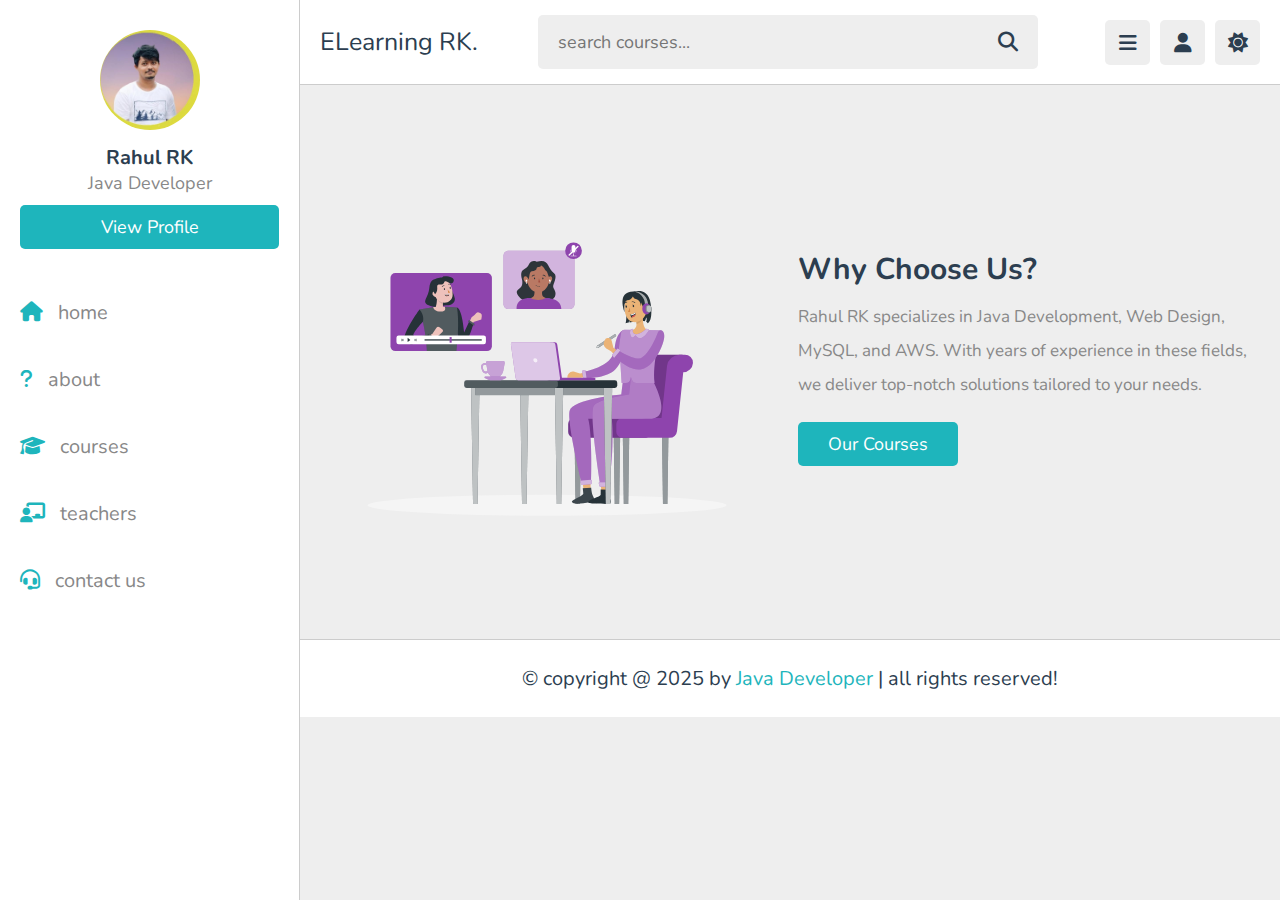
<file: about.html>
<!DOCTYPE html>
<html lang="en">
<head>
   <meta charset="UTF-8">
   <meta http-equiv="X-UA-Compatible" content="IE=edge">
   <meta name="viewport" content="width=device-width, initial-scale=1.0">
   <title>about us</title>

   <!-- font awesome cdn link  -->
   <link rel="stylesheet" href="https://cdnjs.cloudflare.com/ajax/libs/font-awesome/6.1.2/css/all.min.css">

   <!-- custom css file link  -->
   <link rel="stylesheet" href="css/style.css">

</head>
<body>

<header class="header">
   
   <section class="flex">

      <a href="index.html" class="logo">ELearning RK.</a>

      <form action="search.html" method="post" class="search-form">
         <input type="text" name="search_box" required placeholder="search courses..." maxlength="100">
         <button type="submit" class="fas fa-search"></button>
      </form>

      <div class="icons">
         <div id="menu-btn" class="fas fa-bars"></div>
         <div id="search-btn" class="fas fa-search"></div>
         <div id="user-btn" class="fas fa-user"></div>
         <div id="toggle-btn" class="fas fa-sun"></div>
      </div>

      <div class="profile">
         <img src="images/pic-2.jpg" class="image" alt="">
         <h3 class="name">Rahul RK</h3>
         <p class="role">Java Developer</p>
         <a href="profile.html" class="btn">view profile</a>
               </div>

   </section>

</header>   

<div class="side-bar">

   <div id="close-btn">
      <i class="fas fa-times"></i>
   </div>

   <div class="profile">
      <img src="images/pic-2.jpg" class="image" alt="">
      <h3 class="name">Rahul RK</h3>
      <p class="role">Java Developer</p>
      <a href="profile.html" class="btn">view profile</a>
   </div>

   <nav class="navbar">
      <a href="index.html"><i class="fas fa-home"></i><span>home</span></a>
      <a href="about.html"><i class="fas fa-question"></i><span>about</span></a>
      <a href="courses.html"><i class="fas fa-graduation-cap"></i><span>courses</span></a>
      <a href="teachers.html"><i class="fas fa-chalkboard-user"></i><span>teachers</span></a>
      <a href="contact.html"><i class="fas fa-headset"></i><span>contact us</span></a>
   </nav>

</div>

<section class="about">

   <div class="row">

      <div class="image">
         <img src="images/about-img.svg" alt="">
      </div>

      <div class="content">
<h3>Why Choose Us?</h3>
<p>Rahul RK specializes in Java Development, Web Design, MySQL, and AWS. With years of experience in these fields, we deliver top-notch solutions tailored to your needs.</p>

         <a href="courses.html" class="inline-btn">our courses</a>
      </div>

   </div>

   
</section>













<footer class="footer">

   &copy; copyright @ 2025 by <span>Java Developer</span> | all rights reserved!

</footer>

<!-- custom js file link  -->
<script src="js/script.js"></script>

   
</body>
</html>
</file>
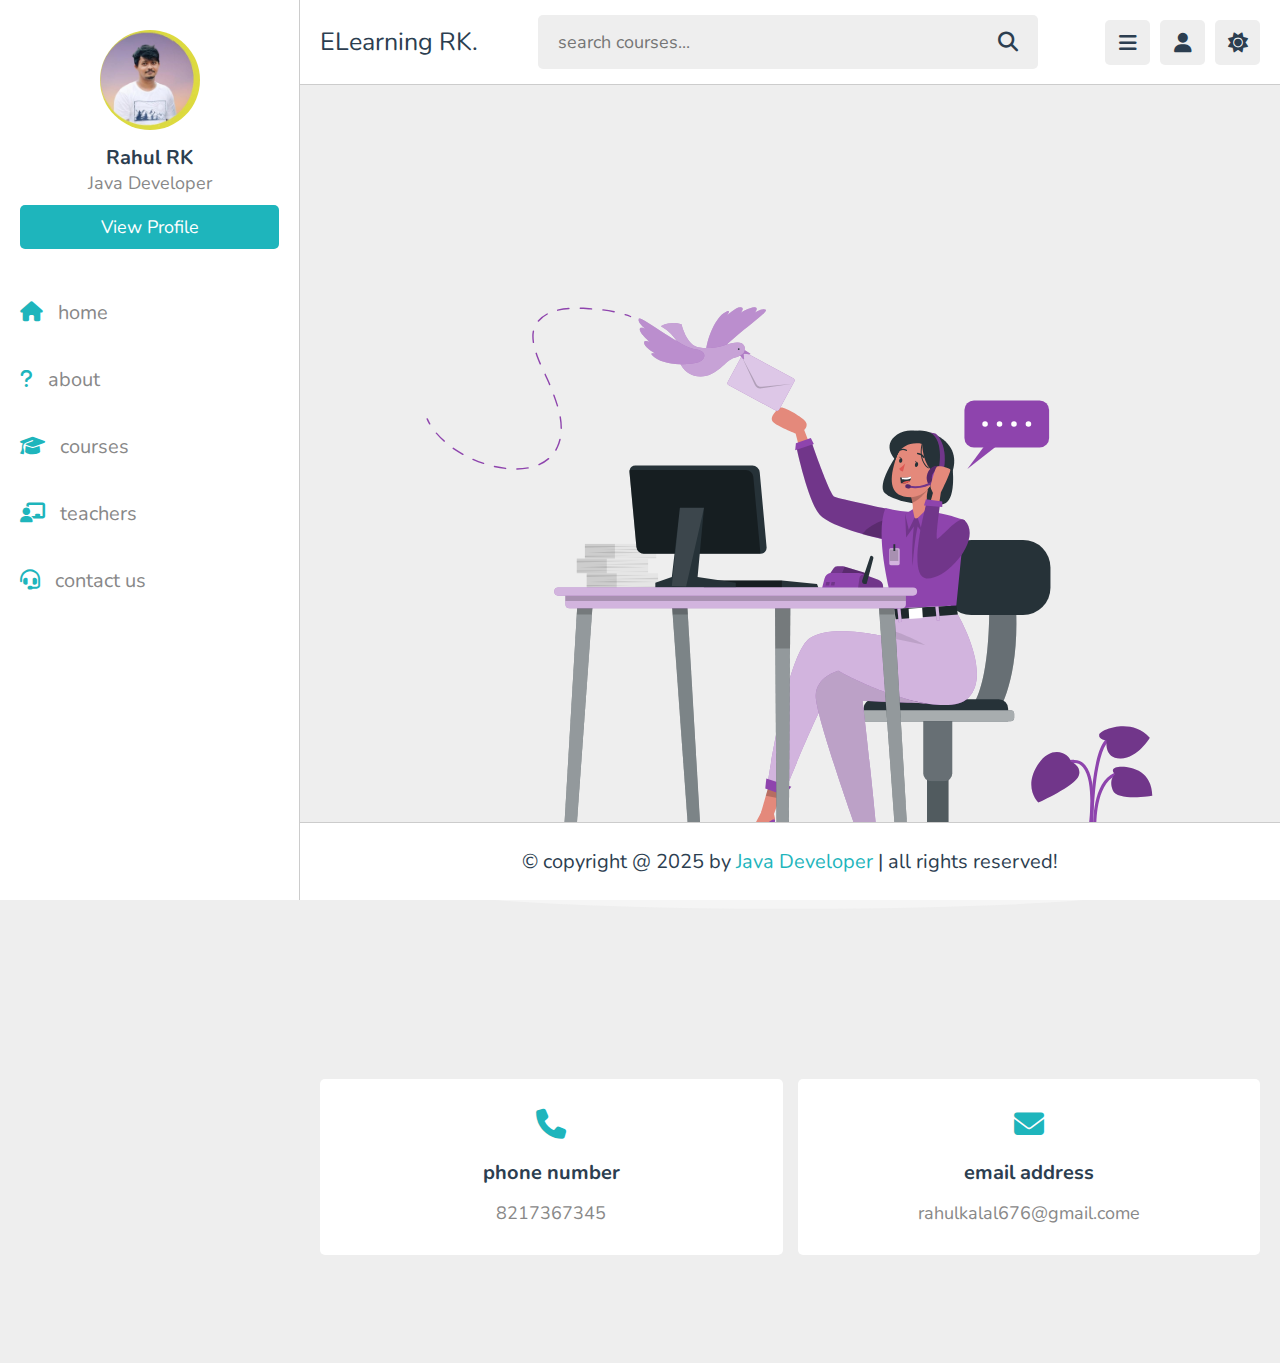
<file: contact.html>
<!DOCTYPE html>
<html lang="en">
<head>
   <meta charset="UTF-8">
   <meta http-equiv="X-UA-Compatible" content="IE=edge">
   <meta name="viewport" content="width=device-width, initial-scale=1.0">
   <title>contact us</title>

   <!-- font awesome cdn link  -->
   <link rel="stylesheet" href="https://cdnjs.cloudflare.com/ajax/libs/font-awesome/6.1.2/css/all.min.css">

   <!-- custom css file link  -->
   <link rel="stylesheet" href="css/style.css">

</head>
<body>

<header class="header">
   
   <section class="flex">

      <a href="index.html" class="logo">ELearning RK.</a>

      <form action="search.html" method="post" class="search-form">
         <input type="text" name="search_box" required placeholder="search courses..." maxlength="100">
         <button type="submit" class="fas fa-search"></button>
      </form>

      <div class="icons">
         <div id="menu-btn" class="fas fa-bars"></div>
         <div id="search-btn" class="fas fa-search"></div>
         <div id="user-btn" class="fas fa-user"></div>
         <div id="toggle-btn" class="fas fa-sun"></div>
      </div>

      <div class="profile">
         <img src="images/pic-2.jpg" class="image" alt="">
         <h3 class="name">Rahul RK</h3>
         <p class="role">Java Developer</p>
         <a href="profile.html" class="btn">view profile</a>
         
      </div>

   </section>

</header>   

<div class="side-bar">

   <div id="close-btn">
      <i class="fas fa-times"></i>
   </div>

   <div class="profile">
      <img src="images/pic-2.jpg" class="image" alt="">
      <h3 class="name">Rahul RK</h3>
      <p class="role">Java Developer</p>
      <a href="profile.html" class="btn">view profile</a>
   </div>

   <nav class="navbar">
      <a href="index.html"><i class="fas fa-home"></i><span>home</span></a>
      <a href="about.html"><i class="fas fa-question"></i><span>about</span></a>
      <a href="courses.html"><i class="fas fa-graduation-cap"></i><span>courses</span></a>
      <a href="teachers.html"><i class="fas fa-chalkboard-user"></i><span>teachers</span></a>
      <a href="contact.html"><i class="fas fa-headset"></i><span>contact us</span></a>
   </nav>

</div>

<section class="contact">

   <div class="row">

      <div class="image">
         <img src="images/contact-img.svg" alt="">
      </div>

     

   </div>

   <div class="box-container">

      <div class="box">
         <i class="fas fa-phone"></i>
         <h3>phone number</h3>
         <a href="tel:8217367345">8217367345</a>
      </div>
      
      <div class="box">
         <i class="fas fa-envelope"></i>
         <h3>email address</h3>
         <a href="mailto:rahulkalal676@gmail.com">rahulkalal676@gmail.come</a>
      </div>

     
   </div>

</section>














<footer class="footer">

   &copy; copyright @ 2025 by <span>Java Developer</span> | all rights reserved!

</footer>

<!-- custom js file link  -->
<script src="js/script.js"></script>

   
</body>
</html>
</file>
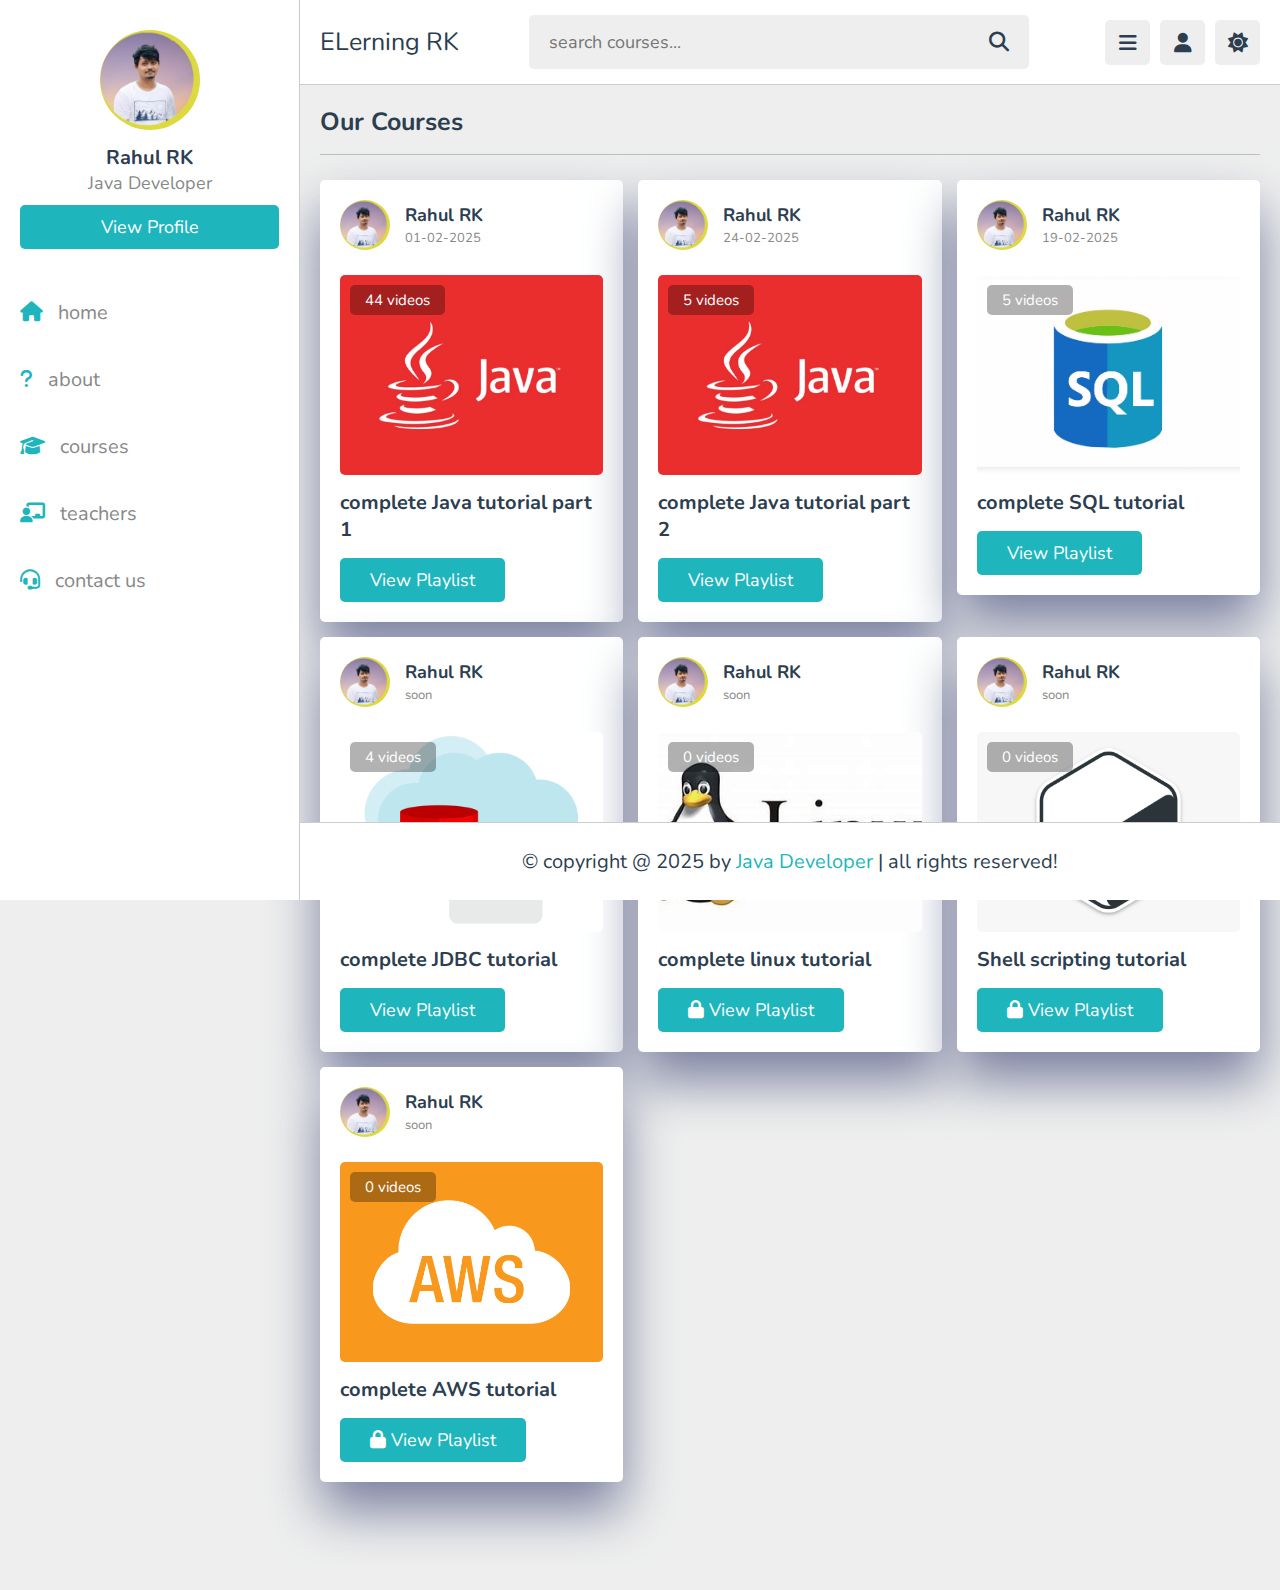
<file: courses.html>
<!DOCTYPE html>
<html lang="en">
<head>
   <meta charset="UTF-8">
   <meta http-equiv="X-UA-Compatible" content="IE=edge">
   <meta name="viewport" content="width=device-width, initial-scale=1.0">
   <title>courses</title>

   <!-- font awesome cdn link  -->
   <link rel="stylesheet" href="https://cdnjs.cloudflare.com/ajax/libs/font-awesome/6.1.2/css/all.min.css">

   <!-- custom css file link  -->
   <link rel="stylesheet" href="css/style.css">
<style>/* Locked content style */
.locked-content {
    display: none;
    background-color: rgba(0, 0, 0, 0.5); /* Darkened overlay */
    color: #fff;
    padding: 20px;
    text-align: center;
}

.locked-content span {
    font-size: 18px;
}
</style>
</head>
<body>

<header class="header">
   
   <section class="flex">

      <a href="index.html" class="logo">ELerning RK</a>

      <form action="search.html" method="post" class="search-form">
         <input type="text" name="search_box" required placeholder="search courses..." maxlength="100">
         <button type="submit" class="fas fa-search"></button>
      </form>

      <div class="icons">
         <div id="menu-btn" class="fas fa-bars"></div>
         <div id="search-btn" class="fas fa-search"></div>
         <div id="user-btn" class="fas fa-user"></div>
         <div id="toggle-btn" class="fas fa-sun"></div>
      </div>

      <div class="profile">
         <img src="images/pic-2.jpg" class="image" alt="">
         <h3 class="name">Rahul RK</h3>
         <p class="role">Java Developer</p>
         <a href="profile.html" class="btn">view profile</a>
         
      </div>

   </section>

</header>   

<div class="side-bar">

   <div id="close-btn">
      <i class="fas fa-times"></i>
   </div>

   <div class="profile">
      <img src="images/pic-2.jpg" class="image" alt="">
      <h3 class="name">Rahul RK</h3>
      <p class="role">Java Developer</p>
      <a href="profile.html" class="btn">view profile</a>
   </div>

   <nav class="navbar">
      <a href="index.html"><i class="fas fa-home"></i><span>home</span></a>
      <a href="about.html"><i class="fas fa-question"></i><span>about</span></a>
      <a href="courses.html"><i class="fas fa-graduation-cap"></i><span>courses</span></a>
      <a href="teachers.html"><i class="fas fa-chalkboard-user"></i><span>teachers</span></a>
      <a href="contact.html"><i class="fas fa-headset"></i><span>contact us</span></a>
   </nav>

</div>

<section class="courses">

   <h1 class="heading">our courses</h1>

   <div class="box-container">

      <div class="box">
         <div class="tutor">
            <img src="images/pic-2.jpg" alt="">
            <div class="info">
               <h3>Rahul RK</h3>
               <span>01-02-2025</span>
            </div>
         </div>

         <div class="thumb">
            <img src="images/post-1-1.png" alt="">
            <span>44 videos</span>
         </div>

         <h3 class="title">complete Java tutorial part 1</h3>
         <a href="playlist.html" class="inline-btn">view playlist</a>
      </div>

      <div class="box">
         <div class="tutor">
            <img src="images/pic-2.jpg" alt="">
            <div class="info">
               <h3>Rahul RK</h3>
               <span>24-02-2025</span>
            </div>
         </div>

         <div class="thumb">
            <img src="images/post-1-1.png" alt="">
            <span>5 videos</span>
         </div>

         <h3 class="title">complete Java tutorial part 2</h3>
         <a href="https://rahul-ix.github.io/jplay/" class="inline-btn">view playlist</a>
      </div>

    <div class="box">
   <div class="tutor">
      <img src="images/pic-2.jpg" alt="">
      <div class="info">
         <h3>Rahul RK</h3>
         <span>19-02-2025</span>
      </div>
   </div>
   <div class="thumb">
      <img src="js/sql.jpg" alt="">
      <span>5 videos</span>
   </div>
   <h3 class="title">complete SQL tutorial</h3>
   <a href="playlistsql.html" class="inline-btn">view playlist</a>

   <!-- Locked message, only visible when condition is met -->
   <div class="locked-content">
      <span>Content locked. Please sign in to access this tutorial.</span>
   </div>
</div>

      <div class="box">
         <div class="tutor">
            <img src="images/pic-2.jpg" alt="">
            <div class="info">
               <h3>Rahul RK</h3>
               <span>soon</span>
            </div>
         </div>
         <div class="thumb">
            <img src="images/jdbc.jpg" alt="">
            <span>4 videos</span>
         </div>
         <h3 class="title">complete JDBC tutorial</h3>
         <a href="https://rahul-ix.github.io/jdbc_playlist/" class="inline-btn">
            View Playlist
         </a>
      </div>

      <div class="box">
         <div class="tutor">
            <img src="images/pic-2.jpg" alt="">
            <div class="info">
               <h3>Rahul RK</h3>
               <span>soon</span>
            </div>
         </div>
         <div class="thumb">
            <img src="images/linux.jpg" alt="">
            <span>0 videos</span>
         </div>
         <h3 class="title">complete linux tutorial</h3>
         <a href="#" class="inline-btn">
            <i class="fa fa-lock"></i> View Playlist
         </a>
      </div>
      <div class="box">
         <div class="tutor">
            <img src="images/pic-2.jpg" alt="">
            <div class="info">
               <h3>Rahul RK</h3>
               <span>soon</span>
            </div>
         </div>
         <div class="thumb">
            <img src="images/shell.jpg" alt="">
            <span>0 videos</span>
         </div>
         <h3 class="title">Shell scripting tutorial</h3>
         <a href="#" class="inline-btn">
            <i class="fa fa-lock"></i> View Playlist
         </a>
      </div>
      <div class="box">
         <div class="tutor">
            <img src="images/pic-2.jpg" alt="">
            <div class="info">
               <h3>Rahul RK</h3>
               <span>soon</span>
            </div>
         </div>
         <div class="thumb">
            <img src="images/aws.jpg" alt="">
            <span>0 videos</span>
         </div>
         <h3 class="title">complete AWS tutorial</h3>
         <a href="#" class="inline-btn">
            <i class="fa fa-lock"></i> View Playlist
         </a>
      </div>



      
   </div>

</section>














<footer class="footer">

   &copy; copyright @ 2025 by <span>Java Developer</span> | all rights reserved!

</footer>

<!-- custom js file link  -->
<script src="js/script.js"></script>

   
</body>
</html>
</file>
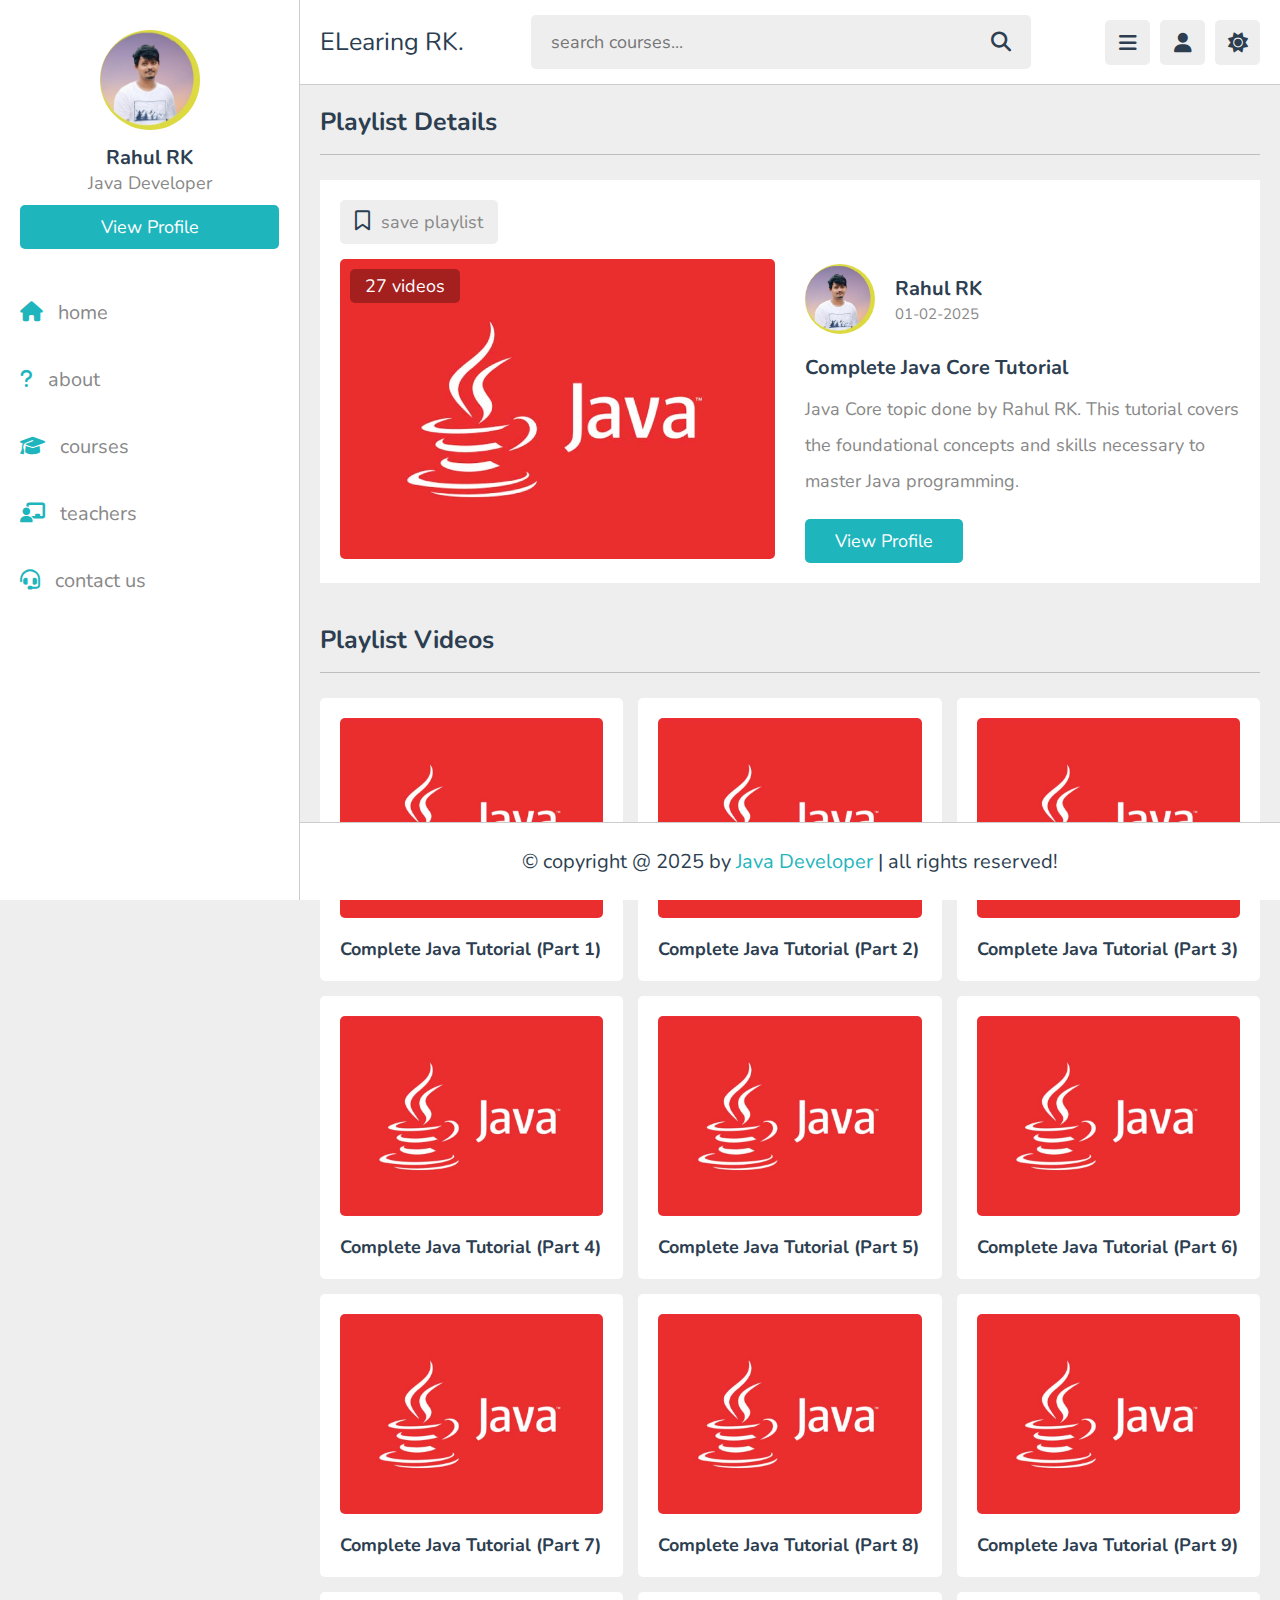
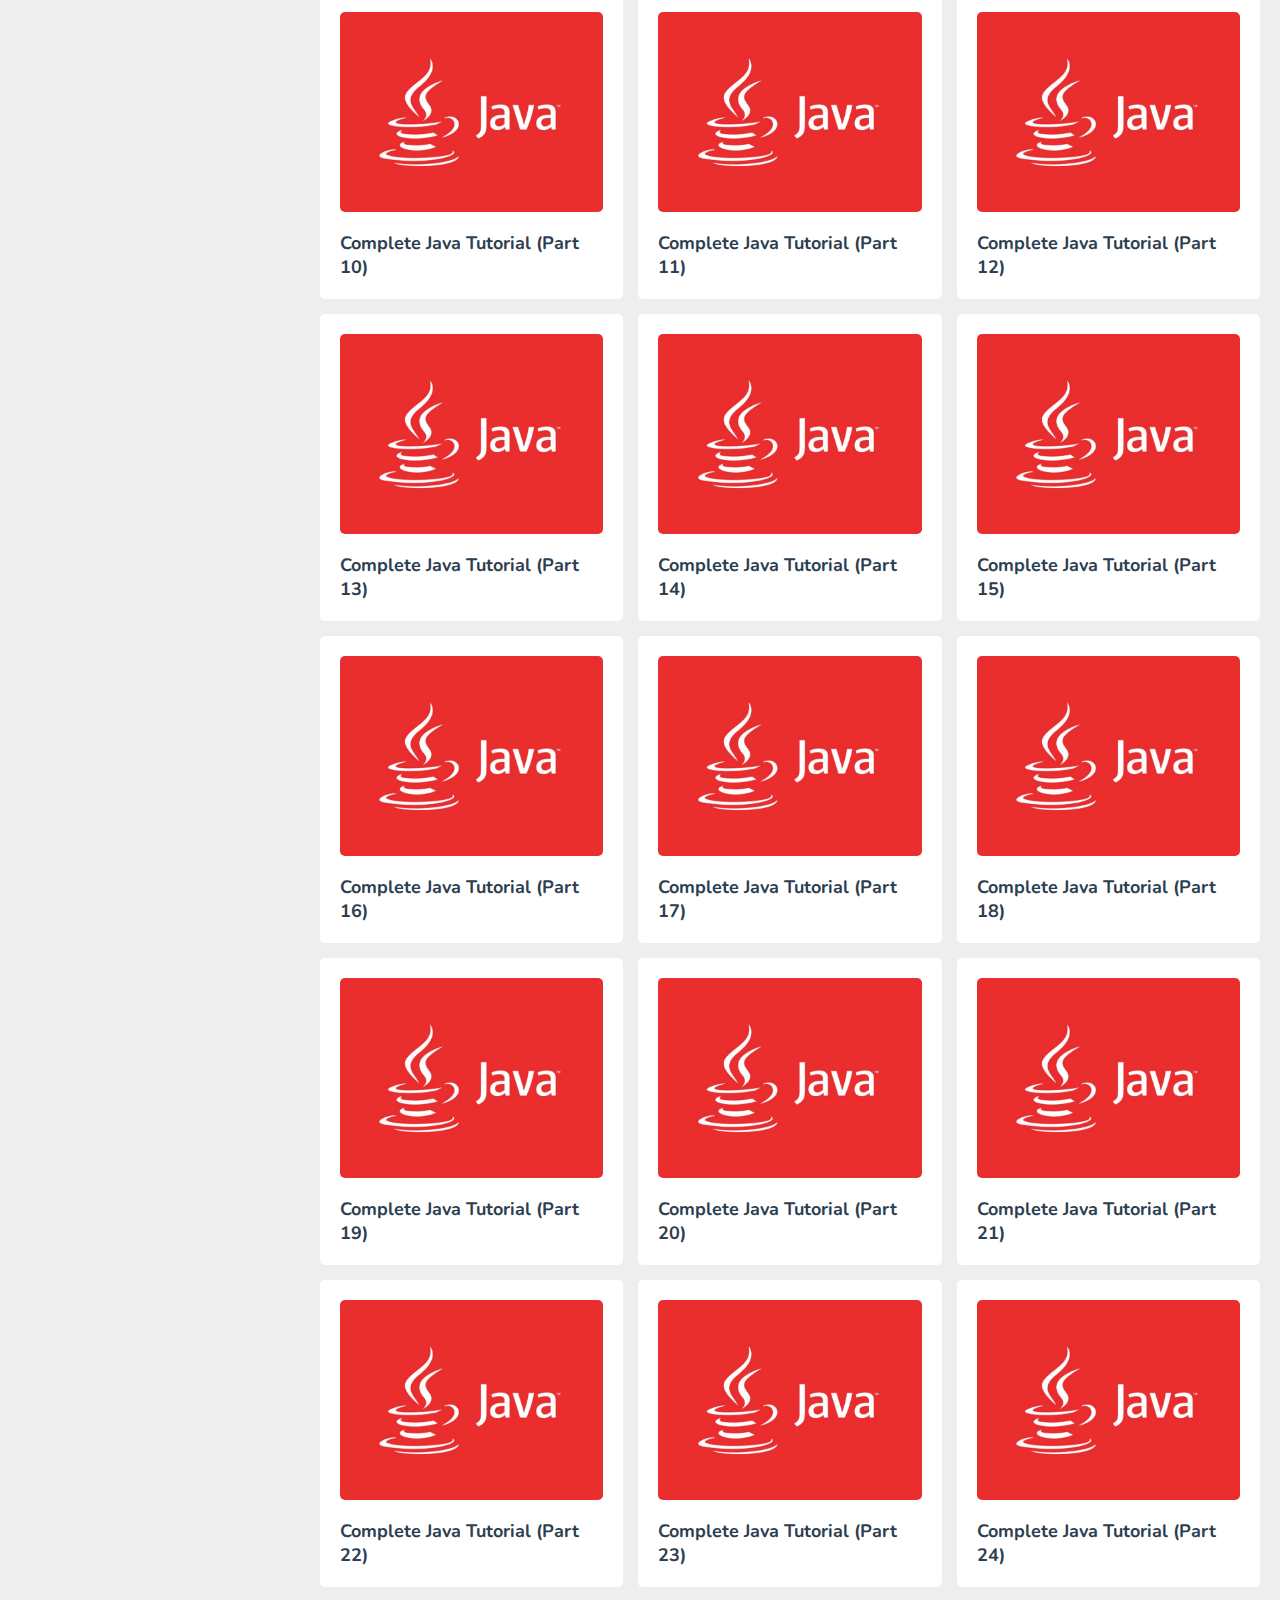
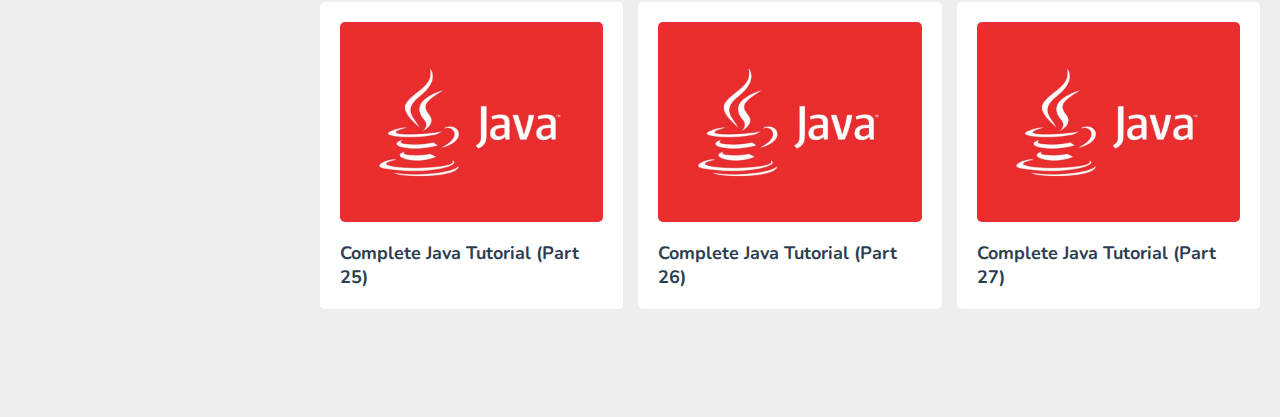
<file: playlist.html>
<!DOCTYPE html>
<html lang="en">
<head>
   <meta charset="UTF-8">
   <meta http-equiv="X-UA-Compatible" content="IE=edge">
   <meta name="viewport" content="width=device-width, initial-scale=1.0">
   <title>video playlist</title>

   <!-- font awesome cdn link  -->
   <link rel="stylesheet" href="https://cdnjs.cloudflare.com/ajax/libs/font-awesome/6.1.2/css/all.min.css">

   <!-- custom css file link  -->
   <link rel="stylesheet" href="css/style.css">

</head>
<body>

<header class="header">
   
   <section class="flex">

      <a href="index.html" class="logo">ELearing RK.</a>

      <form action="search.html" method="post" class="search-form">
         <input type="text" name="search_box" required placeholder="search courses..." maxlength="100">
         <button type="submit" class="fas fa-search"></button>
      </form>

      <div class="icons">
         <div id="menu-btn" class="fas fa-bars"></div>
         <div id="search-btn" class="fas fa-search"></div>
         <div id="user-btn" class="fas fa-user"></div>
         <div id="toggle-btn" class="fas fa-sun"></div>
      </div>

      <div class="profile">
         <img src="images/pic-2.jpg" class="image" alt="">
         <h3 class="name">Rahul RK</h3>
         <p class="role">Java developer</p>
         <a href="profile.html" class="btn">view profile</a>
       
      </div>

   </section>

</header>   

<div class="side-bar">

   <div id="close-btn">
      <i class="fas fa-times"></i>
   </div>

   <div class="profile">
      <img src="images/pic-2.jpg" class="image" alt="">
      <h3 class="name">Rahul RK</h3>
      <p class="role">Java Developer</p>
      <a href="profile.html" class="btn">view profile</a>
   </div>

   <nav class="navbar">
      <a href="index.html"><i class="fas fa-home"></i><span>home</span></a>
      <a href="about.html"><i class="fas fa-question"></i><span>about</span></a>
      <a href="courses.html"><i class="fas fa-graduation-cap"></i><span>courses</span></a>
      <a href="teachers.html"><i class="fas fa-chalkboard-user"></i><span>teachers</span></a>
      <a href="contact.html"><i class="fas fa-headset"></i><span>contact us</span></a>
   </nav>

</div>

<section class="playlist-details">

   <h1 class="heading">playlist details</h1>

   <div class="row">

      <div class="column">
         <form action="" method="post" class="save-playlist">
            <button type="submit"><i class="far fa-bookmark"></i> <span>save playlist</span></button>
         </form>
   
         <div class="thumb">
            <img src="images/post-1-1.png" alt="">
            <span>27 videos</span>
         </div>
      </div>
      <div class="column">
         <div class="tutor">
            <img src="images/pic-2.jpg" alt="">
            <div>
               <h3>Rahul RK</h3>
               <span>01-02-2025</span>
            </div>
         </div>
   
         <div class="details">
            <h3>complete Java Core tutorial</h3>
<p>Java Core topic done by Rahul RK. This tutorial covers the foundational concepts and skills necessary to master Java programming.</p>
            <a href="profile.html" class="inline-btn">view profile</a>
         </div>
      </div>
   </div>

</section>

<section class="playlist-videos">

   <h1 class="heading">playlist videos</h1>

   <div class="box-container">

      <!-- Link for Part 1 -->
      <a class="box" href="watch-video.html?video=part1.mp4">
         <i class="fas fa-play"></i>
         <img src="images/post-1-1.png" alt="">
         <h3>Complete Java Tutorial (Part 1)</h3>
      </a>

      <!-- Link for Part 2 -->
      <a class="box" href="watch-video.html?video=part2.mp4">
         <i class="fas fa-play"></i>
         <img src="images/post-1-1.png" alt="">
         <h3>Complete Java Tutorial (Part 2)</h3>
      </a>

      <!-- Link for Part 3 -->
      <a class="box" href="watch-video.html?video=part3.mp4">
         <i class="fas fa-play"></i>
         <img src="images/post-1-1.png" alt="">
         <h3>Complete Java Tutorial (Part 3)</h3>
      </a>

      <!-- Add more parts as necessary -->
      <a class="box" href="watch-video.html?video=part4.mp4">
         <i class="fas fa-play"></i>
         <img src="images/post-1-1.png" alt="">
         <h3>Complete Java Tutorial (Part 4)</h3>
      </a>

    <!-- Add more parts as necessary -->
      <a class="box" href="watch-video.html?video=part5.mp4">
         <i class="fas fa-play"></i>
         <img src="images/post-1-1.png" alt="">
         <h3>Complete Java Tutorial (Part 5)</h3>
      </a>
    <!-- Add more parts as necessary -->
      <a class="box" href="watch-video.html?video=part6.mp4">
         <i class="fas fa-play"></i>
         <img src="images/post-1-1.png" alt="">
         <h3>Complete Java Tutorial (Part 6)</h3>
      </a>    <!-- Add more parts as necessary -->

      <a class="box" href="watch-video.html?video=heap_stack_GC.mp4">
         <i class="fas fa-play"></i>
         <img src="images/post-1-1.png" alt="">
         <h3>Complete Java Tutorial (Part 7)</h3>
      </a>    <!-- Add more parts as necessary -->

      <a class="box" href="watch-video.html?video=part7.mp4">
         <i class="fas fa-play"></i>
         <img src="images/post-1-1.png" alt="">
         <h3>Complete Java Tutorial (Part 8)</h3>
      </a>  

  <!-- Add more parts as necessary -->
      <a class="box" href="watch-video.html?video=part8.mp4">
         <i class="fas fa-play"></i>
         <img src="images/post-1-1.png" alt="">
         <h3>Complete Java Tutorial (Part 9)</h3>
      </a>    <!-- Add more parts as necessary -->
      <a class="box" href="watch-video.html?video=part9.mp4">
         <i class="fas fa-play"></i>
         <img src="images/post-1-1.png" alt="">
         <h3>Complete Java Tutorial (Part 10)</h3>
      </a>    <!-- Add more parts as necessary -->
      <a class="box" href="watch-video.html?video=part10.mp4">
         <i class="fas fa-play"></i>
         <img src="images/post-1-1.png" alt="">
         <h3>Complete Java Tutorial (Part 11)</h3>
      </a>
<a class="box" href="watch-video.html?video=part11.mp4">
         <i class="fas fa-play"></i>
         <img src="images/post-1-1.png" alt="">
         <h3>Complete Java Tutorial (Part 12)</h3>
      </a>
<a class="box" href="watch-video.html?video=part12.mp4">
         <i class="fas fa-play"></i>
         <img src="images/post-1-1.png" alt="">
         <h3>Complete Java Tutorial (Part 13)</h3>
      </a>
<a class="box" href="watch-video.html?video=part13.mp4">
         <i class="fas fa-play"></i>
         <img src="images/post-1-1.png" alt="">
         <h3>Complete Java Tutorial (Part 14)</h3>
      </a>
<a class="box" href="watch-video.html?video=part14.mp4">
         <i class="fas fa-play"></i>
         <img src="images/post-1-1.png" alt="">
         <h3>Complete Java Tutorial (Part 15)</h3>
      </a>
<a class="box" href="watch-video.html?video=part15.mp4">
         <i class="fas fa-play"></i>
         <img src="images/post-1-1.png" alt="">
         <h3>Complete Java Tutorial (Part 16)</h3>
      </a>
<a class="box" href="watch-video.html?video=part16.mp4">
         <i class="fas fa-play"></i>
         <img src="images/post-1-1.png" alt="">
         <h3>Complete Java Tutorial (Part 17)</h3>
      </a>
<a class="box" href="watch-video.html?video=part17.mp4">
         <i class="fas fa-play"></i>
         <img src="images/post-1-1.png" alt="">
         <h3>Complete Java Tutorial (Part 18)</h3>
      </a>

       <a class="box" href="watch-video.html?video=part 19.mp4">
           <i class="fas fa-play"></i>
           <img src="images/post-1-1.png" alt="">
           <h3>Complete Java Tutorial (Part 19)</h3>
       </a>
       <a class="box" href="watch-video.html?video=part 20.mp4">
           <i class="fas fa-play"></i>
           <img src="images/post-1-1.png" alt="">
           <h3>Complete Java Tutorial (Part 20)</h3>
       </a>
       <a class="box" href="watch-video.html?video=part 21.mp4">
           <i class="fas fa-play"></i>
           <img src="images/post-1-1.png" alt="">
           <h3>Complete Java Tutorial (Part 21)</h3>
       </a>
       <a class="box" href="watch-video.html?video=part 22.mp4">
           <i class="fas fa-play"></i>
           <img src="images/post-1-1.png" alt="">
           <h3>Complete Java Tutorial (Part 22)</h3>
       </a>
       <a class="box" href="watch-video.html?video=part 23.mp4">
           <i class="fas fa-play"></i>
           <img src="images/post-1-1.png" alt="">
           <h3>Complete Java Tutorial (Part 23)</h3>
       </a>
       <a class="box" href="watch-video.html?video=part 24.mp4">
           <i class="fas fa-play"></i>
           <img src="images/post-1-1.png" alt="">
           <h3>Complete Java Tutorial (Part 24)</h3>
       </a>
       <a class="box" href="watch-video.html?video=part 25.mp4">
           <i class="fas fa-play"></i>
           <img src="images/post-1-1.png" alt="">
           <h3>Complete Java Tutorial (Part 25)</h3>
       </a>
       <a class="box" href="watch-video.html?video=part 26.mp4">
           <i class="fas fa-play"></i>
           <img src="images/post-1-1.png" alt="">
           <h3>Complete Java Tutorial (Part 26)</h3>
       </a>
       <a class="box" href="watch-video.html?video=part 27.mp4">
           <i class="fas fa-play"></i>
           <img src="images/post-1-1.png" alt="">
           <h3>Complete Java Tutorial (Part 27)</h3>
       </a>
   </div>

</section>














<footer class="footer">

   &copy; copyright @ 2025 by <span>Java Developer</span> | all rights reserved!

</footer>

<!-- custom js file link  -->
<script src="js/script.js"></script>

   
</body>
</html>
</file>
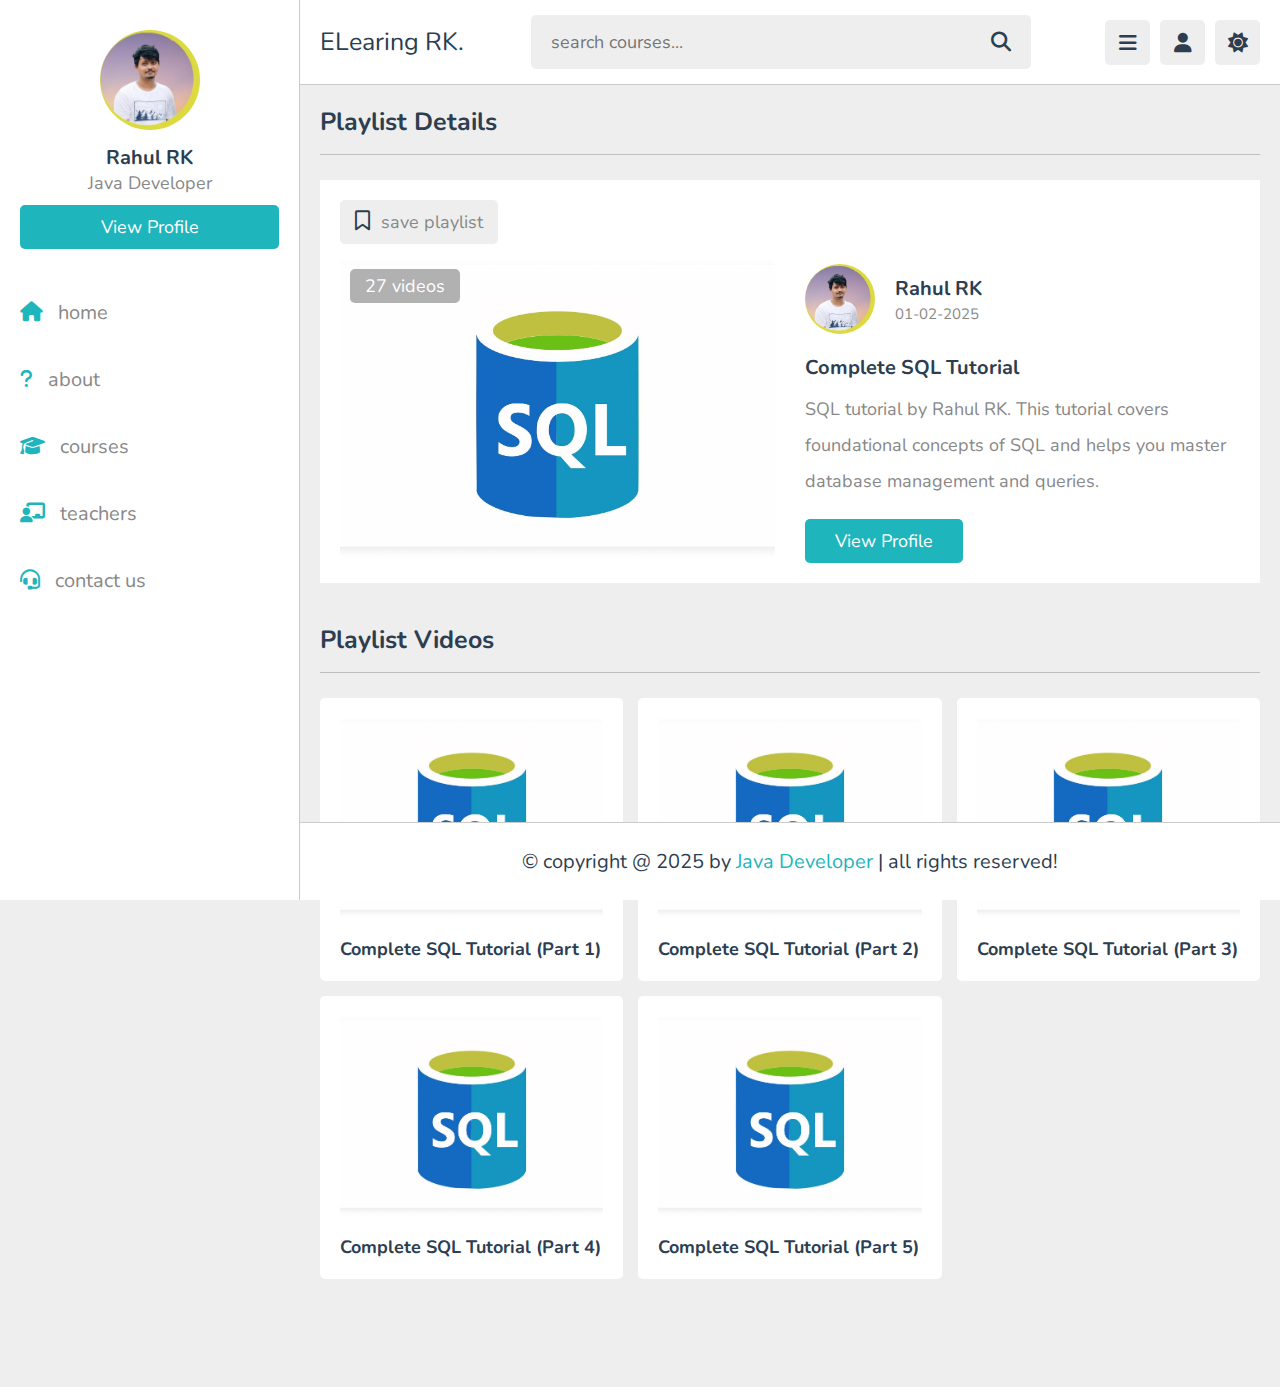
<file: playlistsql.html>
<!DOCTYPE html>
<html lang="en">
<head>
  <meta charset="UTF-8">
  <meta http-equiv="X-UA-Compatible" content="IE=edge">
  <meta name="viewport" content="width=device-width, initial-scale=1.0">
  <title>video playlist</title>

  <!-- font awesome cdn link  -->
  <link rel="stylesheet" href="https://cdnjs.cloudflare.com/ajax/libs/font-awesome/6.1.2/css/all.min.css">

  <!-- custom css file link  -->
  <link rel="stylesheet" href="css/style.css">

</head>
<body>

<header class="header">

  <section class="flex">

    <a href="index.html" class="logo">ELearing RK.</a>

    <form action="search.html" method="post" class="search-form">
      <input type="text" name="search_box" required placeholder="search courses..." maxlength="100">
      <button type="submit" class="fas fa-search"></button>
    </form>

    <div class="icons">
      <div id="menu-btn" class="fas fa-bars"></div>
      <div id="search-btn" class="fas fa-search"></div>
      <div id="user-btn" class="fas fa-user"></div>
      <div id="toggle-btn" class="fas fa-sun"></div>
    </div>

    <div class="profile">
      <img src="images/pic-2.jpg" class="image" alt="">
      <h3 class="name">Rahul RK</h3>
      <p class="role">Java developer</p>
      <a href="profile.html" class="btn">view profile</a>

    </div>

  </section>

</header>

<div class="side-bar">

  <div id="close-btn">
    <i class="fas fa-times"></i>
  </div>

  <div class="profile">
    <img src="images/pic-2.jpg" class="image" alt="">
    <h3 class="name">Rahul RK</h3>
    <p class="role">Java Developer</p>
    <a href="profile.html" class="btn">view profile</a>
  </div>

  <nav class="navbar">
    <a href="index.html"><i class="fas fa-home"></i><span>home</span></a>
    <a href="about.html"><i class="fas fa-question"></i><span>about</span></a>
    <a href="courses.html"><i class="fas fa-graduation-cap"></i><span>courses</span></a>
    <a href="teachers.html"><i class="fas fa-chalkboard-user"></i><span>teachers</span></a>
    <a href="contact.html"><i class="fas fa-headset"></i><span>contact us</span></a>
  </nav>

</div>

<section class="playlist-details">

  <h1 class="heading">playlist details</h1>

  <div class="row">

    <div class="column">
      <form action="" method="post" class="save-playlist">
        <button type="submit"><i class="far fa-bookmark"></i> <span>save playlist</span></button>
      </form>

      <div class="thumb">
        <img src="js/sql.jpg" alt="">
        <span>27 videos</span>
      </div>
    </div>
    <div class="column">
      <div class="tutor">
        <img src="images/pic-2.jpg" alt="">
        <div>
          <h3>Rahul RK</h3>
          <span>01-02-2025</span>
        </div>
      </div>

      <div class="details">
        <h3>complete SQL  tutorial</h3>
<p>         SQL tutorial by Rahul RK. This tutorial covers foundational concepts of SQL and helps you master database management and queries.</p>
        <a href="profile.html" class="inline-btn">view profile</a>
      </div>
    </div>
  </div>

</section>

<section class="playlist-videos">

  <h1 class="heading">playlist videos</h1>

  <div class="box-container">

    <!-- Link for Part 1 -->
    <a class="box" href="sql_watch.html?video=part s1.mp4">
      <i class="fas fa-play"></i>
      <img src="js/sql.jpg" alt="Part 1">
      <h3>Complete SQL Tutorial (Part 1)</h3>
    </a>

    <a class="box" href="sql_watch.html?video=part s2.mp4">
      <i class="fas fa-play"></i>
      <img src="js/sql.jpg" alt="Part 2">
      <h3>Complete SQL Tutorial (Part 2)</h3>
    </a>

    <a class="box" href="sql_watch.html?video=part s3.mp4">
      <i class="fas fa-play"></i>
      <img src="js/sql.jpg" alt="Part 3">
      <h3>Complete SQL Tutorial (Part 3)</h3>
    </a>

    <a class="box" href="sql_watch.html?video=part s4.mp4">
      <i class="fas fa-play"></i>
      <img src="js/sql.jpg" alt="Part 4">
      <h3>Complete SQL Tutorial (Part 4)</h3>
    </a>

    <a class="box" href="sql_watch.html?video=part s5.mp4">
      <i class="fas fa-play"></i>
      <img src="js/sql.jpg" alt="Part 5">
      <h3>Complete SQL Tutorial (Part 5)</h3>
    </a>




  </div>

</section>














<footer class="footer">

  &copy; copyright @ 2025 by <span>Java Developer</span> | all rights reserved!

</footer>

<!-- custom js file link  -->
<script src="js/script.js"></script>


</body>
</html>
</file>
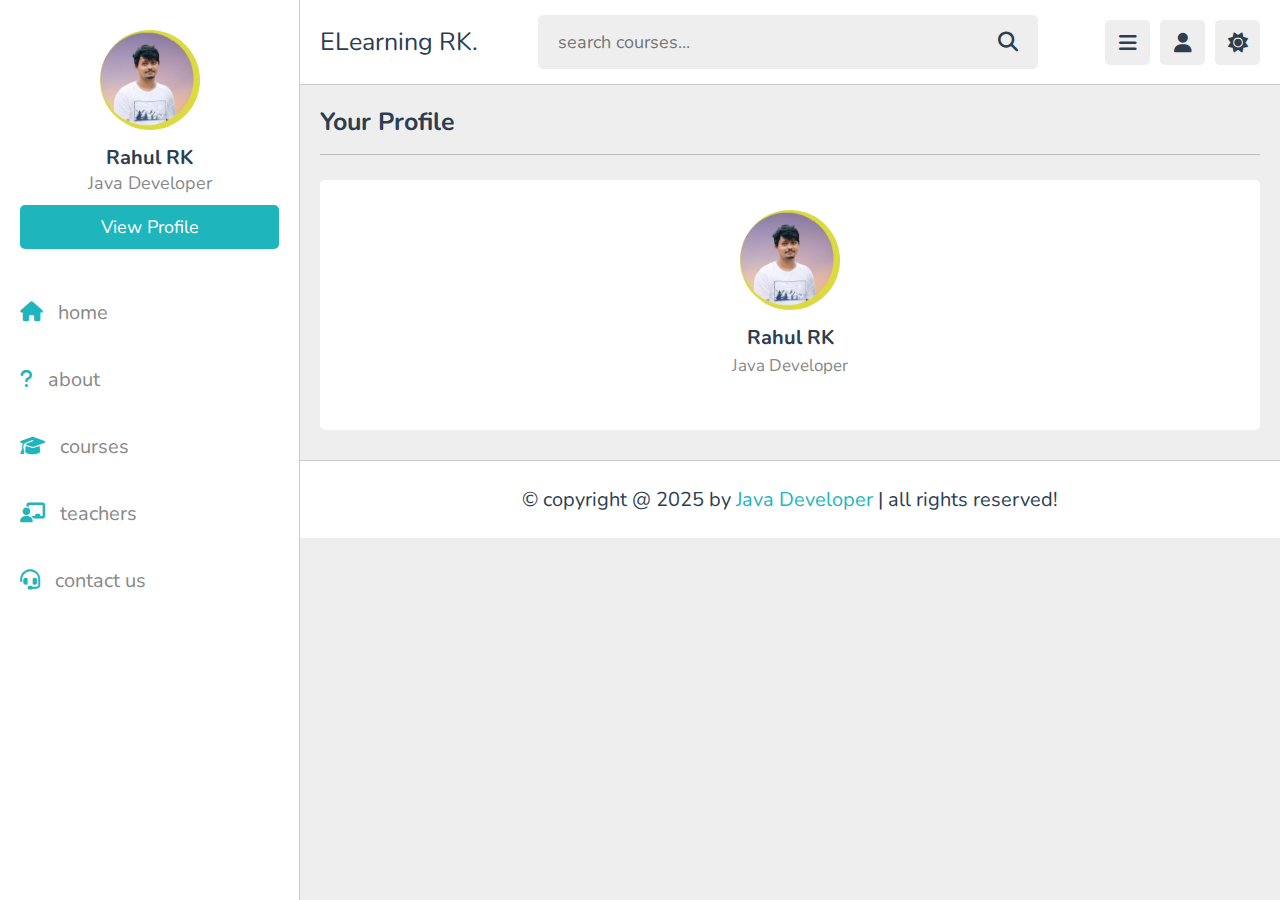
<file: profile.html>
<!DOCTYPE html>
<html lang="en">
<head>
   <meta charset="UTF-8">
   <meta http-equiv="X-UA-Compatible" content="IE=edge">
   <meta name="viewport" content="width=device-width, initial-scale=1.0">
   <title>profile</title>

   <!-- font awesome cdn link  -->
   <link rel="stylesheet" href="https://cdnjs.cloudflare.com/ajax/libs/font-awesome/6.1.2/css/all.min.css">

   <!-- custom css file link  -->
   <link rel="stylesheet" href="css/style.css">

</head>
<body>

<header class="header">
   
   <section class="flex">

      <a href="index.html" class="logo">ELearning RK.</a>

      <form action="search.html" method="post" class="search-form">
         <input type="text" name="search_box" required placeholder="search courses..." maxlength="100">
         <button type="submit" class="fas fa-search"></button>
      </form>

      <div class="icons">
         <div id="menu-btn" class="fas fa-bars"></div>
         <div id="search-btn" class="fas fa-search"></div>
         <div id="user-btn" class="fas fa-user"></div>
         <div id="toggle-btn" class="fas fa-sun"></div>
      </div>

      <div class="profile">
         <img src="images/pic-2.jpg" class="image" alt="">
         <h3 class="name">Rahul RK</h3>
         <p class="role">Java Developer</p>
         <a href="profile.html" class="btn">view profile</a>
         
      </div>

   </section>

</header>   

<div class="side-bar">

   <div id="close-btn">
      <i class="fas fa-times"></i>
   </div>

   <div class="profile">
      <img src="images/pic-2.jpg" class="image" alt="">
      <h3 class="name">Rahul RK</h3>
      <p class="role">Java Developer</p>
      <a href="profile.html" class="btn">view profile</a>
   </div>

   <nav class="navbar">
      <a href="index.html"><i class="fas fa-home"></i><span>home</span></a>
      <a href="about.html"><i class="fas fa-question"></i><span>about</span></a>
      <a href="courses.html"><i class="fas fa-graduation-cap"></i><span>courses</span></a>
      <a href="teachers.html"><i class="fas fa-chalkboard-user"></i><span>teachers</span></a>
      <a href="contact.html"><i class="fas fa-headset"></i><span>contact us</span></a>
   </nav>

</div>

<section class="user-profile">

   <h1 class="heading">your profile</h1>

   <div class="info">

      <div class="user">
         <img src="images/pic-2.jpg" alt="">
         <h3>Rahul RK</h3>
         <p>Java Developer</p>
     
      </div>
   
      <div class="box-container">
   
         

</section>














<footer class="footer">

   &copy; copyright @ 2025 by <span>Java Developer</span> | all rights reserved!

</footer>

<!-- custom js file link  -->
<script src="js/script.js"></script>

   
</body>
</html>
</file>
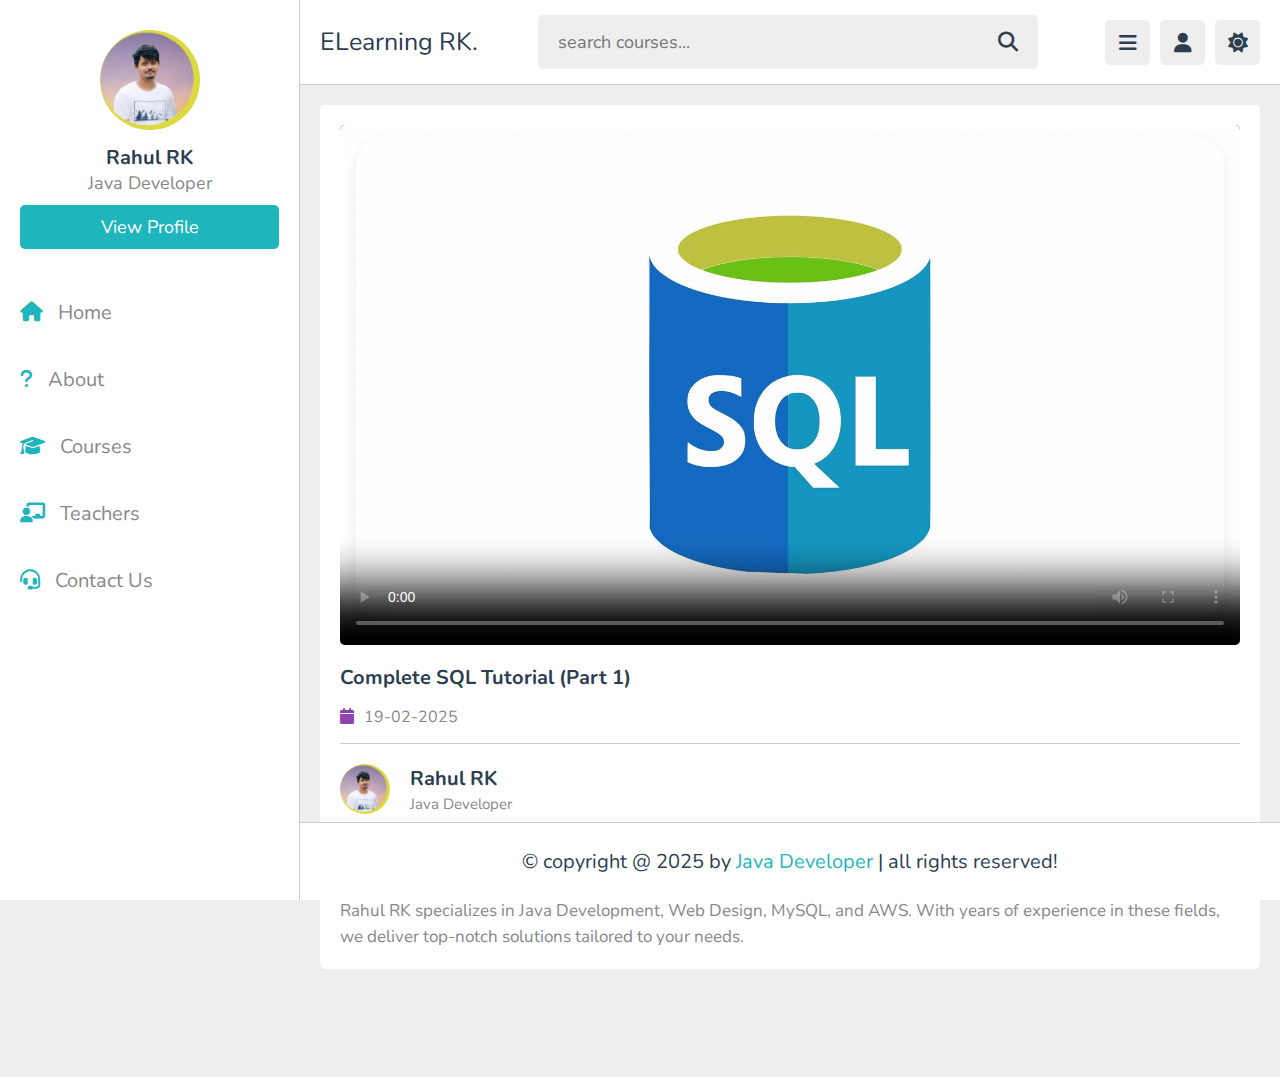
<file: sql_watch.html>
<!DOCTYPE html>
<html lang="en">
<head>
   <meta charset="UTF-8">
   <meta http-equiv="X-UA-Compatible" content="IE=edge">
   <meta name="viewport" content="width=device-width, initial-scale=1.0">
   <title>Watch Video</title>

   <!-- font awesome cdn link  -->
   <link rel="stylesheet" href="https://cdnjs.cloudflare.com/ajax/libs/font-awesome/6.1.2/css/all.min.css">

   <!-- custom css file link  -->
   <link rel="stylesheet" href="css/style.css">

</head>
<body>

<header class="header">
   <section class="flex">
      <a href="index.html" class="logo">ELearning RK.</a>

      <form action="search.html" method="post" class="search-form">
         <input type="text" name="search_box" required placeholder="search courses..." maxlength="100">
         <button type="submit" class="fas fa-search"></button>
      </form>

      <div class="icons">
         <div id="menu-btn" class="fas fa-bars"></div>
         <div id="search-btn" class="fas fa-search"></div>
         <div id="user-btn" class="fas fa-user"></div>
         <div id="toggle-btn" class="fas fa-sun"></div>
      </div>

      <div class="profile">
         <img src="images/pic-2.jpg" class="image" alt="">
         <h3 class="name">Rahul RK</h3>
         <p class="role">Java Developer</p>
         <a href="profile.html" class="btn">View Profile</a>
      </div>
   </section>
</header>

<div class="side-bar">
   <div id="close-btn">
      <i class="fas fa-times"></i>
   </div>

   <div class="profile">
      <img src="images/pic-2.jpg" class="image" alt="">
      <h3 class="name">Rahul RK</h3>
      <p class="role">Java Developer</p>
      <a href="profile.html" class="btn">View Profile</a>
   </div>

   <nav class="navbar">
      <a href="index.html"><i class="fas fa-home"></i><span>Home</span></a>
      <a href="about.html"><i class="fas fa-question"></i><span>About</span></a>
      <a href="courses.html"><i class="fas fa-graduation-cap"></i><span>Courses</span></a>
      <a href="teachers.html"><i class="fas fa-chalkboard-user"></i><span>Teachers</span></a>
      <a href="contact.html"><i class="fas fa-headset"></i><span>Contact Us</span></a>
   </nav>
</div>

<section class="watch-video">

   <div class="video-container">
      <div class="video">
         <!-- Video source will be set dynamically using JavaScript -->
         <video id="video" controls poster="js/sql.jpg"></video>
      </div>
      <h3 class="title" id="video-title">Complete SQL Tutorial (Part 1)</h3>
      <div class="info">
         <p class="date"><i class="fas fa-calendar"></i><span>19-02-2025</span></p>
      </div>
      <div class="tutor">
         <img src="images/pic-2.jpg" alt="">
         <div>
            <h3>Rahul RK</h3>
            <span>Java Developer</span>
         </div>
      </div>
      <form action="" method="post" class="flex">
         <a href="playlistsql.html" class="inline-btn">View Playlist</a>
         <button><i class="far fa-heart"></i><span>Like</span></button>
      </form>
      <p class="description">
         Rahul RK specializes in Java Development, Web Design, MySQL, and AWS. With years of experience in these fields, we deliver top-notch solutions tailored to your needs.

      </p>
   </div>

</section>

<script>
   // JavaScript to load the video dynamically based on the URL parameter
   window.onload = function() {
      // Get the video file name from the URL query string
      const urlParams = new URLSearchParams(window.location.search);
      const videoFileName = urlParams.get('video');

      if (videoFileName) {
         const videoElement = document.getElementById('video');
         videoElement.src = `images/${videoFileName}`; // Set the video source dynamically

         // Optionally, set the video title dynamically based on the video file
         const videoTitle = document.getElementById('video-title');
         videoTitle.textContent = `Complete SQL Tutorial (${videoFileName.replace('.mp4', '').replace('part', 'Part')})`; // Format the title
      }
   };
</script>

<footer class="footer">
   &copy; copyright @ 2025 by <span>Java Developer</span> | all rights reserved!
</footer>

<!-- custom js file link  -->
<script src="js/script.js"></script>

</body>
</html>
</file>
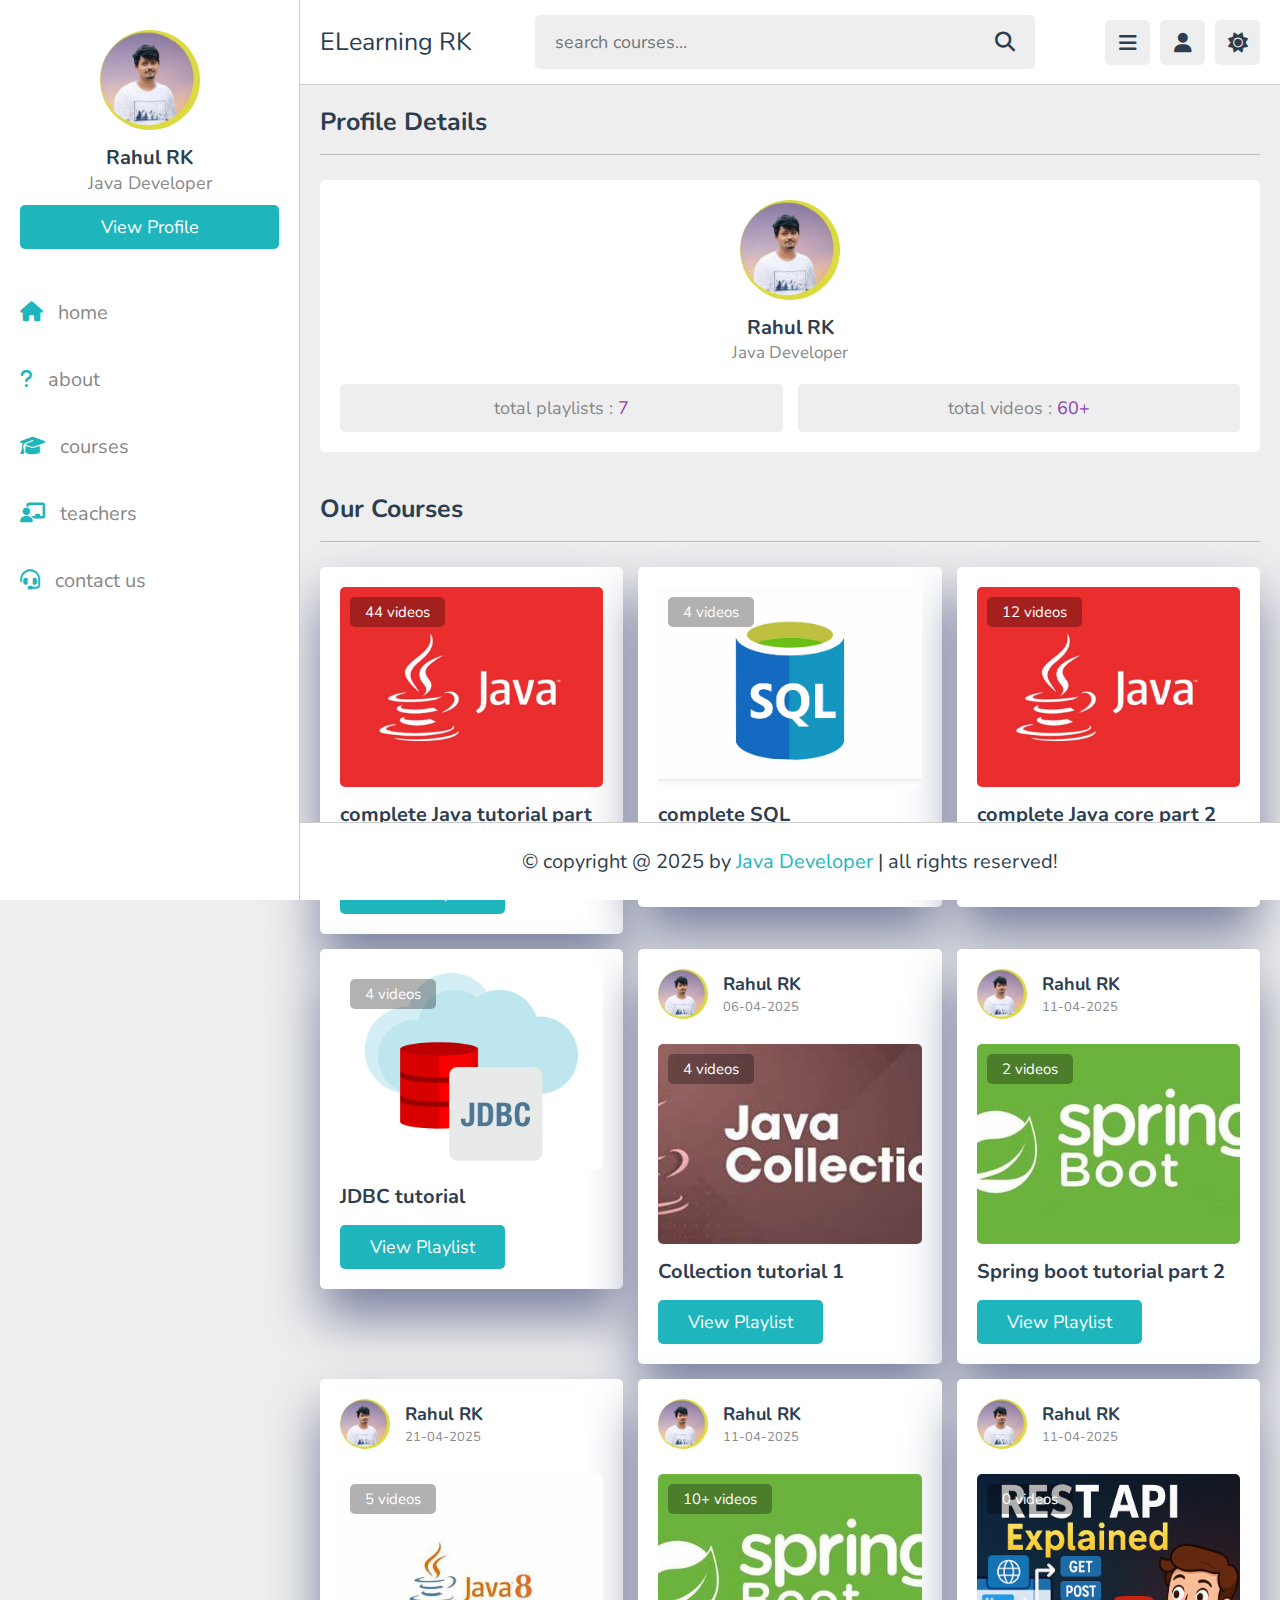
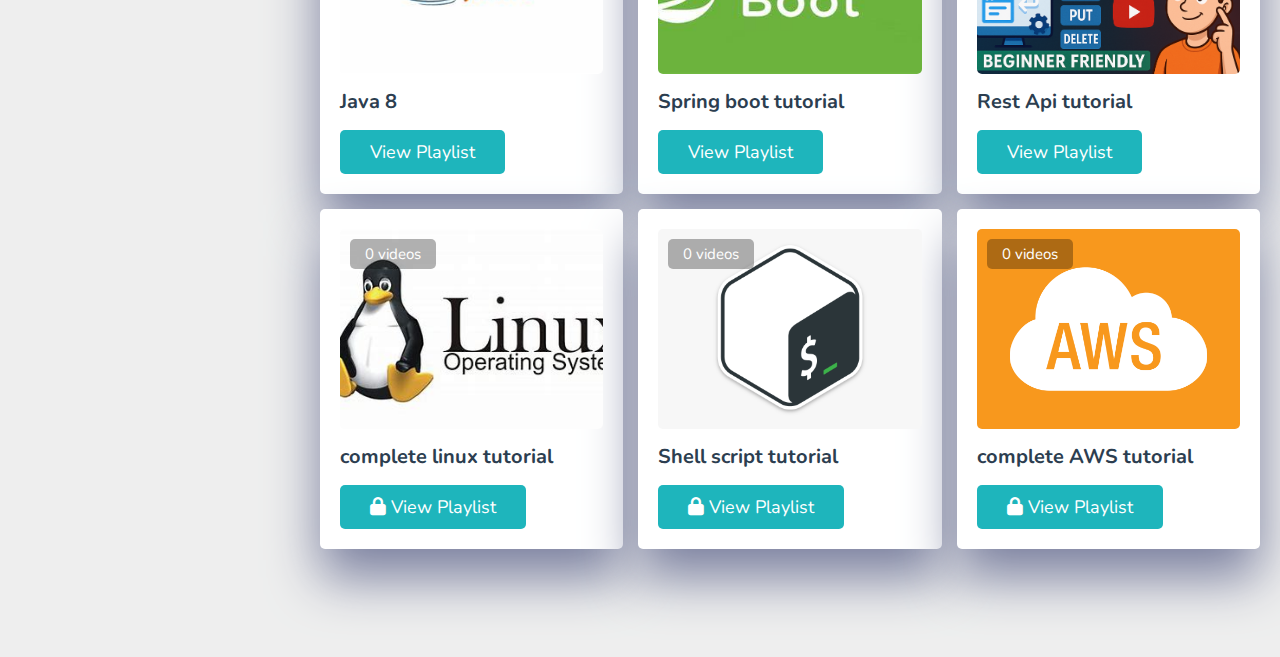
<file: teacher_profile.html>
<!DOCTYPE html>
<html lang="en">
<head>
   <meta charset="UTF-8">
   <meta http-equiv="X-UA-Compatible" content="IE=edge">
   <meta name="viewport" content="width=device-width, initial-scale=1.0">
   <title>tutor profile</title>

   <!-- font awesome cdn link  -->
   <link rel="stylesheet" href="https://cdnjs.cloudflare.com/ajax/libs/font-awesome/6.1.2/css/all.min.css">

   <!-- custom css file link  -->
   <link rel="stylesheet" href="css/style.css">

</head>
<body>

<header class="header">
   
   <section class="flex">

      <a href="index.html" class="logo">ELearning RK</a>

      <form action="search.html" method="post" class="search-form">
         <input type="text" name="search_box" required placeholder="search courses..." maxlength="100">
         <button type="submit" class="fas fa-search"></button>
      </form>

      <div class="icons">
         <div id="menu-btn" class="fas fa-bars"></div>
         <div id="search-btn" class="fas fa-search"></div>
         <div id="user-btn" class="fas fa-user"></div>
         <div id="toggle-btn" class="fas fa-sun"></div>
      </div>

      <div class="profile">
         <img src="images/pic-2.jpg" class="image" alt="">
         <h3 class="name">Rahul RK</h3>
         <p class="role">Java Developer</p>
         <a href="profile.html" class="btn">view profile</a>

      </div>

   </section>

</header>   

<div class="side-bar">

   <div id="close-btn">
      <i class="fas fa-times"></i>
   </div>

   <div class="profile">
      <img src="images/pic-2.jpg" class="image" alt="">
      <h3 class="name">Rahul RK</h3>
      <p class="role">Java Developer</p>
      <a href="profile.html" class="btn">view profile</a>
   </div>

   <nav class="navbar">
      <a href="index.html"><i class="fas fa-home"></i><span>home</span></a>
      <a href="about.html"><i class="fas fa-question"></i><span>about</span></a>
      <a href="courses.html"><i class="fas fa-graduation-cap"></i><span>courses</span></a>
      <a href="teachers.html"><i class="fas fa-chalkboard-user"></i><span>teachers</span></a>
      <a href="contact.html"><i class="fas fa-headset"></i><span>contact us</span></a>
   </nav>

</div>

<section class="teacher-profile">

   <h1 class="heading">profile details</h1>

   <div class="details">
      <div class="tutor">
         <img src="images/pic-2.jpg" alt="">
         <h3>Rahul RK</h3>
         <span>Java Developer</span>
      </div>
      <div class="flex">
         <p>total playlists : <span>7</span></p>
         <p>total videos : <span>60+</span></p>
      </div>
   </div>

</section>

<section class="courses">

   <h1 class="heading">our courses</h1>

   <div class="box-container">

      <div class="box">
         <div class="thumb">
            <img src="images/post-1-1.png" alt="">
            <span>44 videos</span>
         </div>
         <h3 class="title">complete Java tutorial part 1</h3>
         <a href="playlist.html" class="inline-btn">view playlist</a>
      </div>

      <div class="box">
         <div class="thumb">
            <img src="js/sql.jpg" alt="">
            <span>4 videos</span>
         </div>
         <h3 class="title">complete SQL</h3>
         <a href="playlistsql.html" class="inline-btn">
            View Playlist
         </a>
      </div>
      <div class="box">
         <div class="thumb">
            <img src="images/post-1-1.png" alt="">
            <span>12 videos</span>
         </div>
         <h3 class="title">complete Java core part 2</h3>
         <a href="https://rahul-ix.github.io/jplay/" class="inline-btn">
            View Playlist
         </a>
      </div>


<!--      <div class="box">-->
<!--         <div class="thumb">-->
<!--            <img src="images/post-1-1.png" alt="">-->
<!--            <span>5 videos</span>-->
<!--         </div>-->
<!--         <h3 class="title">complete Java tutorial part 2</h3>-->
<!--         <a href="https://rahul-ix.github.io/jplay/" class="inline-btn">view playlist</a>-->
<!--      </div>-->

<!-- <div class="box">-->
<!--         <div class="thumb">-->
<!--      <img src="js/sql.jpg" alt="">-->
<!--            <span>5 videos</span>-->
<!--         </div>-->
<!--         <h3 class="title">complete SQL tutorial</h3>-->
<!--         <a href="playlistsql.html" class="inline-btn">view playlist</a>-->
<!--      </div>-->
<!--      <div class="box">-->
<!--         <div class="thumb">-->
<!--            <img src="images/jdbc.jpg" alt="">-->
<!--            <span>0 videos</span>-->
<!--         </div>-->
<!--         <h3 class="title"> SQL core tutorial part 2</h3>-->
<!--         <a href="https://rahul-ix.github.io/java_part2_playlist/" class="inline-btn">-->
<!--            View Playlist-->
<!--         </a>-->
<!--      </div>-->
<!--      <div class="box">-->
<!--         <div class="thumb">-->
<!--            <img src="images/jdbc.jpg" alt="">-->
<!--            <span>4 videos</span>-->
<!--         </div>-->
<!--         <h3 class="title"> JDBC tutorial</h3>-->
<!--         <a href="https://rahul-ix.github.io/jdbc_playlist/" class="inline-btn">-->
<!--            View Playlist-->
<!--         </a>-->
<!--      </div>-->

<!--      <div class="box">-->
<!--         <div class="thumb">-->
<!--            <img src="js/sql.jpg" alt="">-->
<!--            <span>4 videos</span>-->
<!--         </div>-->
<!--         <h3 class="title">complete SQL tutorial</h3>-->
<!--         <a href="playlistsql.html" class="inline-btn">-->
<!--            View Playlist-->
<!--         </a>-->
<!--      </div>-->
      <div class="box">
         <div class="thumb">
            <img src="images/jdbc.jpg" alt="">
            <span>4 videos</span>
         </div>
         <h3 class="title"> JDBC tutorial</h3>
         <a href="https://rahul-ix.github.io/jdbc_playlist/" class="inline-btn">
           View Playlist
         </a>
      </div>
      
       <div class="box">
         <div class="tutor">
            <img src="images/pic-2.jpg" alt="">
            <div class="info">
               <h3>Rahul RK</h3>
               <span>06-04-2025</span>
            </div>
         </div>
         <div class="thumb">
            <img src="images/jc.jpg" alt="">
            <span>4 videos</span>
         </div>
         <h3 class="title">Collection tutorial 1</h3>
         <a href="https://rahul-ix.github.io/Collection-playlist/" class="inline-btn">View Playlist</a>
      </div>
       <div class="box">
         <div class="tutor">
            <img src="images/pic-2.jpg" alt="">
            <div class="info">
               <h3>Rahul RK</h3>
               <span>11-04-2025</span>
            </div>
         </div>
         <div class="thumb">
            <img src="images/sb.jpg" alt="">
            <span>2 videos</span>
         </div>
         <h3 class="title">Spring boot tutorial part 2</h3>
         <a href="https://rahul-ix.github.io/spring-boot-playlist-2-series/" class="inline-btn">View Playlist</a>
      </div>

    <div class="box">
         <div class="tutor">
            <img src="images/pic-2.jpg" alt="">
            <div class="info">
               <h3>Rahul RK</h3>
               <span>21-04-2025</span>
            </div>
         </div>
         <div class="thumb">
            <img src="images/sbs.jpg" alt="">
            <span>5 videos</span>
         </div>
         <h3 class="title">Java 8</h3>
         <a href="https://rahul-ix.github.io/Java-8-playlist/" class="inline-btn">View Playlist</a>
       </div>
      
       <div class="box">
         <div class="tutor">
            <img src="images/pic-2.jpg" alt="">
            <div class="info">
               <h3>Rahul RK</h3>
               <span>11-04-2025</span>
            </div>
         </div>
         <div class="thumb">
            <img src="images/sb.jpg" alt="">
            <span>10+ videos</span>
         </div>
         <h3 class="title">Spring boot tutorial</h3>
         <a href="https://rahul-ix.github.io/spring-boot-playlist/" class="inline-btn">View Playlist</a>
      </div>


       <div class="box">
         <div class="tutor">
            <img src="images/pic-2.jpg" alt="">
            <div class="info">
               <h3>Rahul RK</h3>
               <span>11-04-2025</span>
            </div>
         </div>
         <div class="thumb">
            <img src="images/ra.png" alt="">
            <span>0 videos</span>
         </div>
         <h3 class="title">Rest Api tutorial</h3>
         <a href="#" class="inline-btn">View Playlist</a>
      </div>


      <div class="box">
         <div class="thumb">
            <img src="images/linux.jpg" alt="">
            <span>0 videos</span>
         </div>
         <h3 class="title">complete linux tutorial</h3>
         <a href="#" class="inline-btn">
            <i class="fa fa-lock"></i> View Playlist
         </a>
      </div>
      <div class="box">
         <div class="thumb">
            <img src="images/shell.jpg" alt="">
            <span>0 videos</span>
         </div>
         <h3 class="title">Shell script tutorial</h3>
         <a href="#" class="inline-btn">
            <i class="fa fa-lock"></i> View Playlist
         </a>
      </div>
      <div class="box">
         <div class="thumb">
            <img src="images/aws.jpg" alt="">
            <span>0 videos</span>
         </div>
         <h3 class="title">complete AWS tutorial</h3>
         <a href="#" class="inline-btn">
            <i class="fa fa-lock"></i> View Playlist
         </a>
      </div>

   </div>



   </div>

</section>












<footer class="footer">

   &copy; copyright @ 2025 by <span>Java Developer</span> | all rights reserved!

</footer>

<!-- custom js file link  -->
<script src="js/script.js"></script>

   
</body>
</html>
</file>
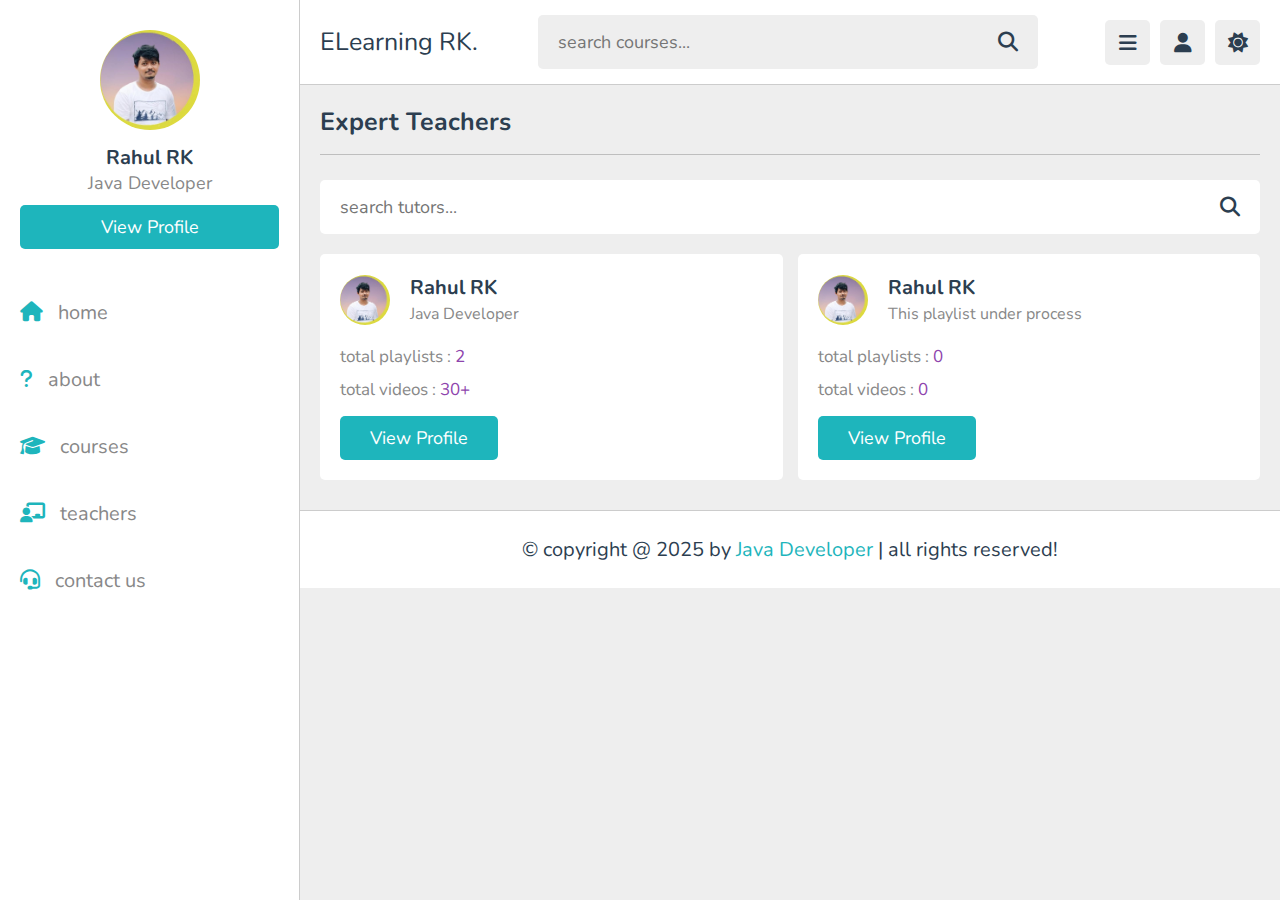
<file: teachers.html>
<!DOCTYPE html>
<html lang="en">
<head>
   <meta charset="UTF-8">
   <meta http-equiv="X-UA-Compatible" content="IE=edge">
   <meta name="viewport" content="width=device-width, initial-scale=1.0">
   <title>teachers</title>

   <!-- font awesome cdn link  -->
   <link rel="stylesheet" href="https://cdnjs.cloudflare.com/ajax/libs/font-awesome/6.1.2/css/all.min.css">

   <!-- custom css file link  -->
   <link rel="stylesheet" href="css/style.css">

</head>
<body>

<header class="header">
   
   <section class="flex">

      <a href="index.html" class="logo">ELearning RK.</a>

      <form action="search.html" method="post" class="search-form">
         <input type="text" name="search_box" required placeholder="search courses..." maxlength="100">
         <button type="submit" class="fas fa-search"></button>
      </form>

      <div class="icons">
         <div id="menu-btn" class="fas fa-bars"></div>
         <div id="search-btn" class="fas fa-search"></div>
         <div id="user-btn" class="fas fa-user"></div>
         <div id="toggle-btn" class="fas fa-sun"></div>
      </div>

      <div class="profile">
         <img src="images/pic-2.jpg" class="image" alt="">
         <h3 class="name">Rahul RK</h3>
         <p class="role">Java Developer</p>
         <a href="profile.html" class="btn">view profile</a>
         
      </div>

   </section>

</header>   

<div class="side-bar">

   <div id="close-btn">
      <i class="fas fa-times"></i>
   </div>

   <div class="profile">
      <img src="images/pic-2.jpg" class="image" alt="">
      <h3 class="name">Rahul RK</h3>
      <p class="role">Java Developer</p>
      <a href="profile.html" class="btn">view profile</a>
   </div>

   <nav class="navbar">
      <a href="index.html"><i class="fas fa-home"></i><span>home</span></a>
      <a href="about.html"><i class="fas fa-question"></i><span>about</span></a>
      <a href="courses.html"><i class="fas fa-graduation-cap"></i><span>courses</span></a>
      <a href="teachers.html"><i class="fas fa-chalkboard-user"></i><span>teachers</span></a>
      <a href="contact.html"><i class="fas fa-headset"></i><span>contact us</span></a>
   </nav>

</div>

<section class="teachers">

   <h1 class="heading">expert teachers</h1>

   <form action="" method="post" class="search-tutor">
      <input type="text" name="search_box" placeholder="search tutors..." required maxlength="100">
      <button type="submit" class="fas fa-search" name="search_tutor"></button>
   </form>

   <div class="box-container">

      
      <div class="box">
         <div class="tutor">
            <img src="images/pic-2.jpg" alt="">
            <div>
               <h3>Rahul RK</h3>
               <span>Java Developer</span>
            </div>
         </div>
         <p>total playlists : <span>2</span></p>
         <p>total videos : <span>30+</span></p>
         <a href="teacher_profile.html" class="inline-btn">view profile</a>
      </div>

      
      
<div class="box">
         <div class="tutor">
            <img src="images/pic-2.jpg" alt="">
            <div>
               <h3>Rahul RK</h3>
               <span>This playlist under process</span>
            </div>
         </div>
         <p>total playlists : <span>0</span></p>
         <p>total videos : <span>0</span></p>
         <a href="#" class="inline-btn">view profile</a>
      </div>


      
      

     
     
   </div>

</section>














<footer class="footer">

   &copy; copyright @ 2025 by <span>Java Developer</span> | all rights reserved!

</footer>

<!-- custom js file link  -->
<script src="js/script.js"></script>

   
</body>
</html>
</file>
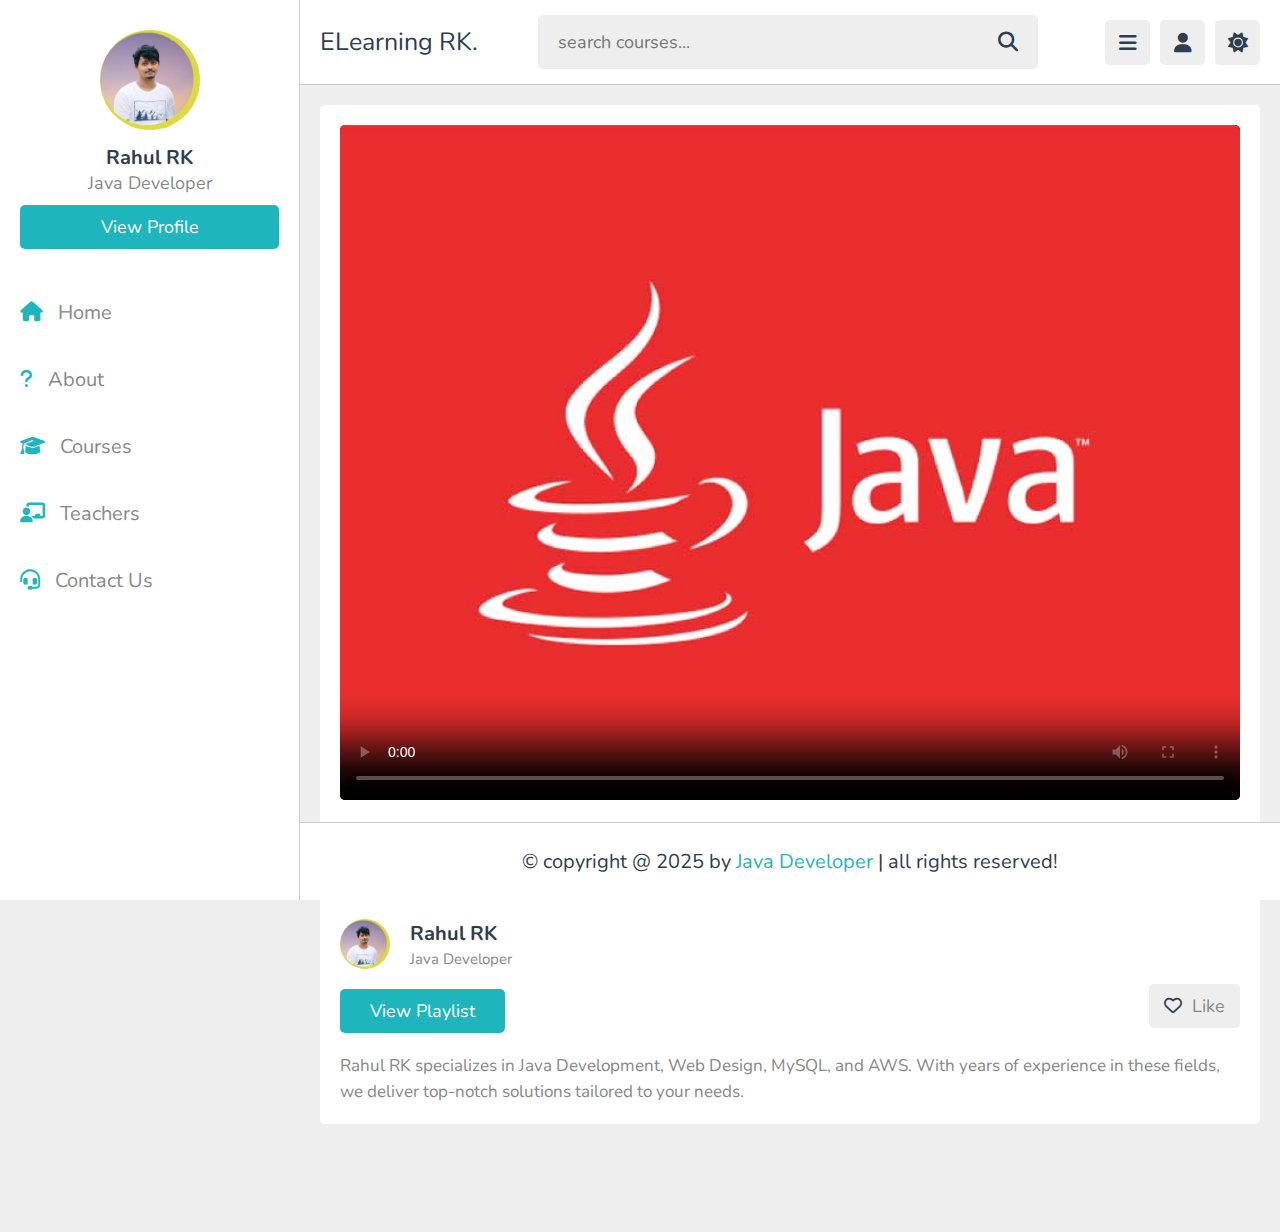
<file: watch-video.html>
<!DOCTYPE html>
<html lang="en">
<head>
   <meta charset="UTF-8">
   <meta http-equiv="X-UA-Compatible" content="IE=edge">
   <meta name="viewport" content="width=device-width, initial-scale=1.0">
   <title>Watch Video</title>

   <!-- font awesome cdn link  -->
   <link rel="stylesheet" href="https://cdnjs.cloudflare.com/ajax/libs/font-awesome/6.1.2/css/all.min.css">

   <!-- custom css file link  -->
   <link rel="stylesheet" href="css/style.css">

</head>
<body>

<header class="header">
   <section class="flex">
      <a href="index.html" class="logo">ELearning RK.</a>

      <form action="search.html" method="post" class="search-form">
         <input type="text" name="search_box" required placeholder="search courses..." maxlength="100">
         <button type="submit" class="fas fa-search"></button>
      </form>

      <div class="icons">
         <div id="menu-btn" class="fas fa-bars"></div>
         <div id="search-btn" class="fas fa-search"></div>
         <div id="user-btn" class="fas fa-user"></div>
         <div id="toggle-btn" class="fas fa-sun"></div>
      </div>

      <div class="profile">
         <img src="images/pic-2.jpg" class="image" alt="">
         <h3 class="name">Rahul RK</h3>
         <p class="role">Java Developer</p>
         <a href="profile.html" class="btn">View Profile</a>
      </div>
   </section>
</header>

<div class="side-bar">
   <div id="close-btn">
      <i class="fas fa-times"></i>
   </div>

   <div class="profile">
      <img src="images/pic-2.jpg" class="image" alt="">
      <h3 class="name">Rahul RK</h3>
      <p class="role">Java Developer</p>
      <a href="profile.html" class="btn">View Profile</a>
   </div>

   <nav class="navbar">
      <a href="index.html"><i class="fas fa-home"></i><span>Home</span></a>
      <a href="about.html"><i class="fas fa-question"></i><span>About</span></a>
      <a href="courses.html"><i class="fas fa-graduation-cap"></i><span>Courses</span></a>
      <a href="teachers.html"><i class="fas fa-chalkboard-user"></i><span>Teachers</span></a>
      <a href="contact.html"><i class="fas fa-headset"></i><span>Contact Us</span></a>
   </nav>
</div>

<section class="watch-video">

   <div class="video-container">
      <div class="video">
         <!-- Video source will be set dynamically using JavaScript -->
         <video id="video" controls poster="images/post-1-1.png"></video>
      </div>
      <h3 class="title" id="video-title">Complete Java Tutorial (Part 1)</h3>
      <div class="info">
         <p class="date"><i class="fas fa-calendar"></i><span>01-02-2025</span></p>
      </div>
      <div class="tutor">
         <img src="images/pic-2.jpg" alt="">
         <div>
            <h3>Rahul RK</h3>
            <span>Java Developer</span>
         </div>
      </div>
      <form action="" method="post" class="flex">
         <a href="playlist.html" class="inline-btn">View Playlist</a>
         <button><i class="far fa-heart"></i><span>Like</span></button>
      </form>
      <p class="description">
  Rahul RK specializes in Java Development, Web Design, MySQL, and AWS. With years of experience in these fields, we deliver top-notch solutions tailored to your needs.

      </p>
   </div>

</section>

<script>
// JavaScript to load the video dynamically based on the URL parameter
window.onload = function() {
   // Get the video file name from the URL query string
   const urlParams = new URLSearchParams(window.location.search);
   const videoFileName = urlParams.get('video');
   
   if (videoFileName) {
      const videoElement = document.getElementById('video');
      videoElement.src = `images/${videoFileName}`; // Set the video source dynamically

      // Optionally, set the video title dynamically based on the video file
      const videoTitle = document.getElementById('video-title');
      videoTitle.textContent = `Complete Java Tutorial (${videoFileName.replace('.mp4', '').replace('part', 'Part')})`; // Format the title
   }
};
</script>

<footer class="footer">
   &copy; copyright @ 2025 by <span>Java Developer</span> | all rights reserved!
</footer>

<!-- custom js file link  -->
<script src="js/script.js"></script>

</body>
</html>
</file>
<file: css/style.css>
@import url('https://fonts.googleapis.com/css2?family=Nunito:wght@200;300;400;500;600;700&display=swap');

.containerss {
    width: 100%; /* Increased width for a wider box */
    height: 100px; /* Slightly taller box for better proportions */
    overflow: hidden;
    position: relative;
    background-color: #2c3e50;
    border-radius: 12px; /* More rounded corners */
    box-shadow: 0 10px 20px rgba(0, 0, 0, 0.1);
    display: flex;
    align-items: center;
    padding: 0 40px; /* Added more padding for better spacing */
}

.contentss {
    font-size: 1.8rem; /* Larger font size */
    color: white;
    font-weight: 600;
    display: inline-block;
    white-space: nowrap;
    animation: slideRightToLeft 15s infinite linear; /* Slower animation */
}

@keyframes slideRightToLeft {
    0% {
        transform: translateX(100%); /* Start from the right */
    }
    100% {
        transform: translateX(-100%); /* End on the left */
    }
}

.highlightss
{
    background-color: #e74c3c;
    padding: 8px 20px;
    border-radius: 8px;
    font-size: 1.5rem;
    font-weight: bold;
}

:root{
    --main-color:#8e44ad;
    --red:#e74c3c;
    --orange:#f39c12;
    --light-color:#888;
    --light-bg:#eee;
    --black:#2c3e50;
    --white:#fff;
    --border:.1rem solid rgba(0,0,0,.2);
}

*{
    font-family: 'Nunito', sans-serif;
    margin:0; padding:0;
    box-sizing: border-box;
    outline: none; border:none;
    text-decoration: none;
}

*::selection{
    background-color: var(--main-color);
    color:#fff;
}

html{
    font-size: 62.5%;
    overflow-x: hidden;
}

html::-webkit-scrollbar{
    width: 1rem;
    height: .5rem;
}

html::-webkit-scrollbar-track{
    background-color: transparent;
}

html::-webkit-scrollbar-thumb{
    background-color: var(--main-color);
}

body{
    background-color: var(--light-bg);
    padding-left: 30rem;
}

body.dark{
    --light-color:#aaa;
    --light-bg:#333;
    --black:#fff;
    --white:#222;
    --border:.1rem solid rgba(255,255,255,.2);
}

body.active{
    padding-left: 0;
}

section{
    padding:2rem;
    margin: 0 auto;
    max-width: 1200px;
}

.heading{
    font-size: 2.5rem;
    color:var(--black);
    margin-bottom: 2.5rem;
    border-bottom: var(--border);
    padding-bottom: 1.5rem;
    text-transform: capitalize;
}

.inline-btn,
.inline-option-btn,
.inline-delete-btn,
.btn,
.delete-btn,
.option-btn{
    border-radius: .5rem;
    color:#fff;
    font-size: 1.8rem;
    cursor: pointer;
    text-transform: capitalize;
    padding:1rem 3rem;
    text-align: center;
    margin-top: 1rem;
}

.btn,
.delete-btn,
.option-btn{
    display: block;
    width: 100%;
}

.inline-btn,
.inline-option-btn,
.inline-delete-btn{
    display: inline-block;
}

.btn,
.inline-btn{
    background-color:#1eb5bc;
}

.option-btn,
.inline-option-btn{
    background-color:#1eb5bc;
}

.delete-btn,
.inline-delete-btn{
    background-color: var(--red);
}

.inline-btn:hover,
.inline-option-btn:hover,
.inline-delete-btn:hover,
.btn:hover,
.delete-btn:hover,
.option-btn:hover{
    background-color: var(--black);
    color: var(--white);
}

.flex-btn{
    display: flex;
    gap: 1rem;
}

.header{
    position: sticky;
    top:0; left:0; right: 0;
    background-color: var(--white);
    z-index: 1000;
    border-bottom: var(--border);
}

.header .flex{
    display: flex;
    align-items: center;
    justify-content: space-between;
    position: relative;
    padding: 1.5rem 2rem;
}

.header .flex .logo{
    font-size: 2.5rem;
    color: var(--black);
}

.header .flex .search-form{
    width: 50rem;
    border-radius: .5rem;
    background-color: var(--light-bg);
    padding:1.5rem 2rem;
    display: flex;
    gap:2rem;

}

.header .flex .search-form input{
    width: 100%;
    font-size: 1.8rem;
    color:var(--black);
    background:none;
}

.header .flex .search-form button{
    background:none;
    font-size: 2rem;
    cursor: pointer;
    color:var(--black);
}

.header .flex .search-form button:hover{
    color: var(--main-color);
}

.header .flex .icons div{
    font-size: 2rem;
    color:var(--black);
    background-color: var(--light-bg);
    border-radius: .5rem;
    height: 4.5rem;
    width: 4.5rem;
    line-height: 4.5rem;
    cursor: pointer;
    text-align: center;
    margin-left: .7rem;
}

.header .flex .icons div:hover{
    background-color: var(--black);
    color:var(--white);
}

.header .flex .profile{
    position: absolute;
    top:120%; right: 2rem;
    background-color: var(--white);
    border-radius: .5rem;
    padding: 1.5rem;
    text-align: center;
    overflow: hidden;
    transform-origin: top right;
    transform: scale(0);
    transition: .2s linear;
    width: 30rem;
}

.header .flex .profile.active{
    transform: scale(1);
}

.header .flex .profile .image{
    height: 10rem;
    width: 10rem;
    border-radius: 50%;
    object-fit: contain;
    margin-bottom: 1rem;
}

.header .flex .profile .name{
    font-size: 2rem;
    color:var(--black);
    overflow: hidden;
    text-overflow: ellipsis;
    white-space: nowrap;
}

.header .flex .profile .role{
    font-size: 1.8rem;
    color: var(--light-color);
}

#search-btn{
    display: none;
}

.side-bar{
    position: fixed;
    top: 0; left: 0;
    width: 30rem;
    background-color: var(--white);
    height: 100vh;
    border-right: var(--border);
    z-index: 1200;
}

.side-bar #close-btn{
    text-align: right;
    padding: 2rem;
    display: none;
}

.side-bar #close-btn i{
    text-align: right;
    font-size: 2.5rem;
    background:var(--red);
    border-radius: .5rem;
    color:var(--white);
    cursor: pointer;
    height: 4.5rem;
    width: 4.5rem;
    line-height: 4.5rem;
    text-align: center;
}

.side-bar #close-btn i:hover{
    background-color: var(--black);
}

.side-bar .profile{
    padding:3rem 2rem;
    text-align: center;
}

.side-bar .profile .image{
    height: 10rem;
    width: 10rem;
    border-radius: 50%;
    object-fit: contain;
    margin-bottom: 1rem;
}

.side-bar .profile .name{
    font-size: 2rem;
    color:var(--black);
    overflow: hidden;
    text-overflow: ellipsis;
    white-space: nowrap;
}

.side-bar .profile .role{
    font-size: 1.8rem;
    color: var(--light-color);
}

.side-bar .navbar a{
    display: block;
    padding: 2rem;
    font-size: 2rem;
}

.side-bar .navbar a i{
    margin-right: 1.5rem;
    color:#1eb5bc;
    transition: .2s linear;
}

.side-bar .navbar a span{
    color:var(--light-color);
}

.side-bar .navbar a:hover{
    background-color: var(--light-bg);
}

.side-bar .navbar a:hover i{
    margin-right: 2.5rem;
}

.side-bar.active{
    left: -30rem;
}

.home-grid .box-container{
    display: grid;
    grid-template-columns: repeat(auto-fit, 27.5rem);
    gap:1.5rem;
    justify-content: center;
    align-items: flex-start;
}

.home-grid .box-container .box{
    background-color: var(--white);
    border-radius: .5rem;
    padding:2rem;
}

.home-grid .box-container .box .title{
    font-size: 2rem;
    color: var(--black);
    text-transform: capitalize;
}

.home-grid .box-container .box .flex{
    display: flex;
    flex-wrap: wrap;
    gap: 1.5rem;
    margin-top: 2rem;
}

.home-grid .box-container .flex a{
    background-color: var(--light-bg);
    border-radius: .5rem;
    padding: 1rem 1.5rem;
    font-size: 1.5rem;
}

.home-grid .box-container .flex a i{
    margin-right: 1rem;
    color:var(--black);
}

.home-grid .box-container .flex a span{
    color:var(--light-color);
}

.home-grid .box-container .flex a:hover{
    background-color: var(--black);
}

.home-grid .box-container .flex a:hover span{
    color:var(--white);
}

.home-grid .box-container .flex a:hover i{
    color:var(--white);
}

.home-grid .box-container .tutor{
    padding: 1rem 0;
    font-size: 1.8rem;
    color:var(--light-color);
    line-height: 2;
}

.home-grid .box-container .likes{
    color:var(--light-color);
    font-size: 1.7rem;
    margin-top: 1.5rem;
}

.home-grid .box-container .likes span{
    color:var(--main-color);
}

.about .row{
    display: flex;
    align-items: center;
    flex-wrap: wrap;
    gap:1.5rem;
}

.about .row .image{
    flex: 1 1 40rem;
}

.about .row .image img{
    width: 100%;
    height: 50rem;
}

.about .row .content{
    flex: 1 1 40rem;
}

.about .row .content p{
    font-size: 1.7rem;
    line-height: 2;
    color: var(--light-color);
    padding: 1rem 0;
}

.about .row .content h3{
    font-size: 3rem;
    color:var(--black);
    text-transform: capitalize;
}

.about .box-container{
    display: grid;
    grid-template-columns: repeat(auto-fit, minmax(27rem, 1fr));
    gap:1.5rem;
    justify-content: center;
    align-items: flex-start;
    margin-top: 3rem;
}

.about .box-container .box{
    border-radius: .5rem;
    background-color: var(--white);
    padding: 2rem;
    display: flex;
    align-items: center;
    gap: 2.5rem;
}

.about .box-container .box i{
    font-size: 4rem;
    color: var(--main-color);
}

.about .box-container .box h3{
    font-size: 2.5rem;
    color: var(--black);
    margin-bottom: .3rem;
}

.about .box-container .box p{
    font-size: 1.7rem;
    color:var(--light-color);
}

.reviews .box-container{
    display: grid;
    grid-template-columns: repeat(auto-fit, minmax(30rem, 1fr));
    gap:1.5rem;
    justify-content: center;
    align-items: flex-start;
}

.reviews .box-container .box{
    border-radius: .5rem;
    background-color: var(--white);
    padding: 2rem;
}

.reviews .box-container .box p{
    line-height: 1.7;
    font-size: 1.7rem;
    color: var(--light-color);
}

.reviews .box-container .box .student{
    margin-top: 2rem;
    display: flex;
    align-items: center;
    gap: 1.5rem;
}

.reviews .box-container .box .student img{
    height: 5rem;
    width: 5rem;
    object-fit: cover;
    border-radius: 50%;
}

.reviews .box-container .box .student h3{
    font-size: 2rem;
    color: var(--black);
    margin-bottom: .3rem;
}

.reviews .box-container .box .student .stars{
    font-size: 1.5rem;
    color:var(--orange);
}

.courses .box-container{
    display: grid;
    grid-template-columns: repeat(auto-fit, minmax(30rem, 1fr));
    gap:1.5rem;
    justify-content: center;
    align-items: flex-start;
}

.courses .box-container .box{
    border-radius: .5rem;
    background-color: var(--white);
    padding: 2rem;
    box-shadow: 0 29px 52px rgb(123 128 159), 0 25px 16px rgb(255 255 255 / 20%);
}

.courses .box-container .box .tutor{
    display: flex;
    align-items: center;
    gap: 1.5rem;
    margin-bottom: 2.5rem;
}

.courses .box-container .box .tutor img{
    height: 5rem;
    width: 5rem;
    border-radius: 50%;
    object-fit: cover;
}

.courses .box-container .box .tutor h3{
    font-size: 1.8rem;
    color: var(--black);
    margin-bottom: .2rem;
}

.courses .box-container .box .tutor span{
    font-size: 1.3rem;
    color:var(--light-color);
}

.courses .box-container .box .thumb{
    position: relative;
}

.courses .box-container .box .thumb span{
    position: absolute;
    top:1rem; left: 1rem;
    border-radius: .5rem;
    padding: .5rem 1.5rem;
    background-color: rgba(0,0,0,.3);
    color: #fff;
    font-size: 1.5rem;
}

.courses .box-container .box .thumb img{
    width: 100%;
    height: 20rem;
    object-fit: cover;
    border-radius: .5rem;
}

.courses .box-container .box .title{
    font-size: 2rem;
    color: var(--black);
    padding-bottom: .5rem;
    padding-top: 1rem;
}

.courses .more-btn{
    text-align: center;
    margin-top: 2rem;
}

.playlist-details .row{
    display: flex;
    align-items: flex-end;
    gap:3rem;
    flex-wrap: wrap;
    background-color: var(--white);
    padding: 2rem;
}

.playlist-details .row .column{
    flex: 1 1 40rem;
}

.playlist-details .row .column .save-playlist{
    margin-bottom: 1.5rem;
}

.playlist-details .row .column .save-playlist button{
    border-radius: .5rem;
    background-color: var(--light-bg);
    padding:1rem 1.5rem;
    cursor: pointer;
}

.playlist-details .row .column .save-playlist button i{
    font-size: 2rem;
    color:var(--black);
    margin-right: .8rem;
}

.playlist-details .row .column .save-playlist button span{
    font-size: 1.8rem;
    color:var(--light-color);
}

.playlist-details .row .column .save-playlist button:hover{
    background-color: var(--black);
}

.playlist-details .row .column .save-playlist button:hover i{
    color:var(--white);
}

.playlist-details .row .column .save-playlist button:hover span{
    color:var(--white);
}

.playlist-details .row .column .thumb{
    position: relative;
}

.playlist-details .row .column .thumb span{
    font-size: 1.8rem;
    color: #fff;
    background-color: rgba(0,0,0,.3);
    border-radius: .5rem;
    position: absolute;
    top: 1rem; left: 1rem;
    padding: .5rem 1.5rem;
}

.playlist-details .row .column .thumb img{
    height: 30rem;
    width: 100%;
    object-fit: cover;
    border-radius: .5rem;
}

.playlist-details .row .column .tutor{
    display: flex;
    align-items: center;
    gap: 2rem;
    margin-bottom: 2rem;
}

.playlist-details .row .column .tutor img{
    height: 7rem;
    width: 7rem;
    border-radius: 50%;
    object-fit: cover;
}

.playlist-details .row .column .tutor h3{
    font-size: 2rem;
    color:var(--black);
    margin-bottom: .2rem;
}

.playlist-details .row .column .tutor span{
    font-size: 1.5rem;
    color: var(--light-color);
}

.playlist-details .row .column .details h3{
    font-size: 2rem;
    color: var(--black);
    text-transform: capitalize;
}

.playlist-details .row .column .details p{
    padding: 1rem 0;
    line-height: 2;
    font-size: 1.8rem;
    color: var(--light-color);
}

.playlist-videos .box-container{
    display: grid;
    grid-template-columns: repeat(auto-fit, minmax(30rem, 1fr));
    gap:1.5rem;
    justify-content: center;
    align-items: flex-start;
}

.playlist-videos .box-container .box{
    background-color: var(--white);
    border-radius: .5rem;
    padding: 2rem;
    position: relative;
}

.playlist-videos .box-container .box i{
    position: absolute;
    top: 2rem; left: 2rem; right: 2rem;
    height: 20rem;
    border-radius: .5rem;
    background-color: rgba(0,0,0,.3);
    display: flex;
    align-items: center;
    justify-content: center;
    font-size: 5rem;
    color: #fff;
    display: none;
}

.playlist-videos .box-container .box:hover i{
    display: flex;
}

.playlist-videos .box-container .box img{
    width: 100%;
    height: 20rem;
    object-fit: cover;
    border-radius: .5rem;
}

.playlist-videos .box-container .box h3{
    margin-top: 1.5rem;
    font-size: 1.8rem;
    color: var(--black);
}

.playlist-videos .box-container .box:hover h3{
    color: var(--main-color);
}

.watch-video .video-container{
    background-color: var(--white);
    border-radius: .5rem;
    padding: 2rem;
}

.watch-video .video-container .video{
    position: relative;
    margin-bottom: 1.5rem;
}

.watch-video .video-container .video video{
    border-radius: .5rem;
    width: 100%;
    object-fit: contain;
    background-color: #000;
}

.watch-video .video-container .title{
    font-size: 2rem;
    color: var(--black);
}

.watch-video .video-container .info{
    display: flex;
    margin-top: 1.5rem;
    margin-bottom: 2rem;
    border-bottom: var(--border);
    padding-bottom: 1.5rem;
    gap: 2.5rem;
    align-items: center;
}

.watch-video .video-container .info p{
    font-size: 1.6rem;
}

.watch-video .video-container .info p span{
    color: var(--light-color);
}

.watch-video .video-container .info i{
    margin-right: 1rem;
    color: var(--main-color);
}

.watch-video .video-container .tutor{
    display: flex;
    align-items: center;
    gap: 2rem;
    margin-bottom: 1rem;
}

.watch-video .video-container .tutor img{
    border-radius: 50%;
    height: 5rem;
    width: 5rem;
    object-fit: cover;
}

.watch-video .video-container .tutor h3{
    font-size: 2rem;
    color: var(--black);
    margin-bottom: .2rem;
}

.watch-video .video-container .tutor span{
    font-size: 1.5rem;
    color: var(--light-color);
}

.watch-video .video-container .flex{
    display: flex;
    align-items: center;
    justify-content: space-between;
    gap: 1.5rem;
}

.watch-video .video-container .flex button{
    border-radius: .5rem;
    padding: 1rem 1.5rem;
    font-size: 1.8rem;
    cursor: pointer;
    background-color: var(--light-bg);
}

.watch-video .video-container .flex button i{
    margin-right: 1rem;
    color: var(--black);
}

.watch-video .video-container .flex button span{
    color: var(--light-color);
}

.watch-video .video-container .flex button:hover{
    background-color: var(--black);
}

.watch-video .video-container .flex button:hover i{
    color: var(--white);
}

.watch-video .video-container .flex button:hover span{
    color: var(--white);
}

.watch-video .video-container .description{
    line-height: 1.5;
    font-size: 1.7rem;
    color: var(--light-color);
    margin-top: 2rem;
}

.comments .add-comment{
    background-color: var(--white);
    border-radius: .5rem;
    padding: 2rem;
    margin-bottom: 3rem;
}

.comments .add-comment h3{
    font-size: 2rem;
    color: var(--black);
    margin-bottom: 1rem;
}

.comments .add-comment textarea{
    height: 20rem;
    resize: none;
    background-color: var(--light-bg);
    border-radius: .5rem;
    border: var(--border);
    padding: 1.4rem;
    font-size: 1.8rem;
    color: var(--black);
    width: 100%;
    margin: .5rem 0;
}

.comments .box-container{
    display: grid;
    gap: 2.5rem;
    background-color: var(--white);
    padding: 2rem;
    border-radius: .5rem;
}

.comments .box-container .box .user{
    display: flex;
    align-items: center;
    gap: 1.5rem;
    margin-bottom: 2rem;
}

.comments .box-container .box .user img{
    height: 5rem;
    width: 5rem;
    border-radius: 50%;
}

.comments .box-container .box .user h3{
    font-size: 2rem;
    color: var(--black);
    margin-bottom: .2rem;
}

.comments .box-container .box .user span{
    font-size: 1.5rem;
    color: var(--light-color);
}

.comments .box-container .box .comment-box{
    border-radius: .5rem;
    background-color: var(--light-bg);
    padding:1rem 1.5rem;
    white-space: pre-line;
    margin: .5rem 0;
    font-size: 1.8rem;
    color: var(--black);
    line-height: 1.5;
    position: relative;
    z-index: 0;
}

.comments .box-container .box .comment-box::before{
    content: '';
    position: absolute;
    top: -1rem; left: 1.5rem;
    background-color: var(--light-bg);
    height: 1.2rem;
    width: 2rem;
    clip-path: polygon(50% 0%, 0% 100%, 100% 100%);
}

.teachers .search-tutor{
    margin-bottom: 2rem;
    border-radius: .5rem;
    background-color: var(--white);
    padding: 1.5rem 2rem;
    display: flex;
    align-items: center;
    gap: 1.5rem;
}

.teachers .search-tutor input{
    width: 100%;
    background: none;
    font-size: 1.8rem;
    color: var(--black);
}

.teachers .search-tutor button{
    font-size: 2rem;
    color: var(--black);
    cursor: pointer;
    background:none;
}

.teachers .search-tutor button:hover{
    color: var(--main-color);
}

.teachers .box-container{
    display: grid;
    grid-template-columns: repeat(auto-fit, minmax(30rem, 1fr));
    gap:1.5rem;
    justify-content: center;
    align-items: flex-start;
}

.teachers .box-container .box{
    background-color: var(--white);
    border-radius: .5rem;
    padding: 2rem;
}

.teachers .box-container .offer{
    text-align: center;
}

.teachers .box-container .offer h3{
    font-size: 2.5rem;
    color: var(--black);
    text-transform: capitalize;
    padding-bottom: .5rem;
}

.teachers .box-container .offer p{
    line-height: 1.7;
    padding: .5rem 0;
    color: var(--light-color);
    font-size: 1.7rem;
}

.teachers .box-container .box .tutor{
    display: flex;
    align-items: center;
    gap:2rem;
    margin-bottom: 1.5rem;
}

.teachers .box-container .box .tutor img{
    height: 5rem;
    width: 5rem;
    border-radius: 50%;
}

.teachers .box-container .box .tutor h3{
    font-size: 2rem;
    color: var(--black);
    margin-bottom: .2rem;
}

.teachers .box-container .box .tutor span{
    font-size: 1.6rem;
    color: var(--light-color);
}

.teachers .box-container .box p{
    padding: .5rem 0;
    font-size: 1.7rem;
    color: var(--light-color);
}

.teachers .box-container .box p span{
    color: var(--main-color);
}

.teacher-profile .details{
    text-align: center;
    background-color: var(--white);
    border-radius: .5rem;
    padding: 2rem;
}

.teacher-profile .details .tutor img{
    height: 10rem;
    width: 10rem;
    border-radius: 50%;
    object-fit: cover;
    margin-bottom: 1rem;
}

.teacher-profile .details .tutor h3{
    font-size: 2rem;
    color: var(--black);
}

.teacher-profile .details .tutor span{
    color: var(--light-color);
    font-size: 1.7rem;
}

.teacher-profile .details .flex{
    display: flex;
    flex-wrap: wrap;
    gap: 1.5rem;
    margin-top: 2rem;
}

.teacher-profile .details .flex p{
    flex: 1 1 20rem;
    border-radius: .5rem;
    background-color: var(--light-bg);
    padding: 1.2rem 2rem;
    font-size: 1.8rem;
    color: var(--light-color);
}

.teacher-profile .details .flex p span{
    color: var(--main-color);
}

.user-profile .info{
    background-color: var(--white);
    border-radius: .5rem;
    padding: 2rem;
}

.user-profile .info .user{
    text-align: center;
    margin-bottom: 2rem;
    padding: 1rem;
}

.user-profile .info .user img{
    height: 10rem;
    width: 10rem;
    border-radius: 50%;
    object-fit: cover;
    margin-bottom: 1rem;
}

.user-profile .info .user h3{
    font-size: 2rem;
    color: var(--black);
}

.user-profile .info .user p{
    font-size: 1.7rem;
    color: var(--light-color);
    padding: .3rem 0;
}

.user-profile .info .box-container{
    display: flex;
    flex-wrap: wrap;
    gap: 1.5rem;
}

.user-profile .info .box-container .box{
    background-color: var(--light-bg);
    border-radius: .5rem;
    padding: 2rem;
    flex: 1 1 25rem;
}

.user-profile .info .box-container .box .flex{
    display: flex;
    align-items: center;
    gap: 2rem;
    margin-bottom: 1rem;
}

.user-profile .info .box-container .box .flex i{
    font-size:2rem;
    color: var(--white);
    background-color: var(--black);
    text-align: center;
    border-radius: .5rem;
    height: 5rem;
    width: 5rem;
    line-height: 4.9rem;
}

.user-profile .info .box-container .box .flex span{
    font-size: 2.5rem;
    color: var(--main-color);
}

.user-profile .info .box-container .box .flex p{
    color: var(--light-color);
    font-size: 1.7rem;
}

.contact .row{
    display: flex;
    align-items: center;
    flex-wrap: wrap;
    gap: 1.5rem;
}

.contact .row .image{
    flex: 1 1 50rem;
}

.contact .row .image img{
    width: 100%;
}

.contact .row form{
    flex: 1 1 30rem;
    background-color: var(--white);
    padding: 2rem;
    text-align: center;
}

.contact .row form h3{
    margin-bottom: 1rem;
    text-transform: capitalize;
    color:var(--black);
    font-size: 2.5rem;
}

.contact .row form .box{
    width: 100%;
    border-radius: .5rem;
    background-color: #1eb5bc;
    margin: 1rem 0;
    padding: 1.4rem;
    font-size: 1.8rem;
    color: var(--black);
}

.contact .row form textarea{
    height: 20rem;
    resize: none;
}

.contact .box-container{
    display: grid;
    grid-template-columns: repeat(auto-fit, minmax(30rem, 1fr));
    gap:1.5rem;
    justify-content: center;
    align-items: flex-start;
    margin-top: 3rem;
}

.contact .box-container .box{
    text-align: center;
    background-color: var(--white);
    border-radius: .5rem;
    padding: 3rem;
}

.contact .box-container .box i{
    font-size: 3rem;
    color: #1eb5bc;
    margin-bottom: 1rem;
}

.contact .box-container .box h3{
    font-size: 2rem;
    color:var(--black);
    margin: 1rem 0;
}

.contact .box-container .box a{
    display: block;
    padding-top: .5rem;
    font-size: 1.8rem;
    color: var(--light-color);
}

.contact .box-container .box a:hover{
    text-decoration: underline;
    color:var(--black);
}

.form-container{
    min-height: calc(100vh - 20rem);
    display: flex;
    align-items: center;
    justify-content: center;
}

.form-container form{
    background-color: var(--white);
    border-radius: .5rem;
    padding: 2rem;
    width: 50rem;
}

.form-container form h3{
    font-size: 2.5rem;
    text-transform: capitalize;
    color: var(--black);
    text-align: center;
}

.form-container form p{
    font-size: 1.7rem;
    color: var(--light-color);
    padding-top: 1rem;
}

.form-container form p span{
    color: var(--red);
}

.form-container form .box{
    font-size: 1.8rem;
    color: var(--black);
    border-radius: .5rem;
    padding: 1.4rem;
    background-color: var(--light-bg);
    width: 100%;
    margin: 1rem 0;
}






.footer{
    background-color: var(--white);
    border-top: var(--border);
    position: sticky;
    bottom: 0; left: 0; right: 0;
    text-align: center;
    font-size: 2rem;
    padding:2.5rem 2rem;
    color:var(--black);
    margin-top: 1rem;
    z-index: 1000;
    /* padding-bottom: 9.5rem; */
}

.footer span{
    color:#1eb5bc;
}



@media (max-width:1200px){

    body{
        padding-left: 0;
    }

    .side-bar{
        left: -30rem;
        transition: .2s linear;
    }

    .side-bar #close-btn{
        display: block;
    }

    .side-bar.active{
        left: 0;
        box-shadow: 0 0 0 100vw rgba(0,0,0,.8);
        border-right: 0;
    }

}

@media (max-width:991px){

    html{
        font-size: 55%;
    }

}

@media (max-width:768px){

    #search-btn{
        display: inline-block;
    }

    .header .flex .search-form{
        position: absolute;
        top: 99%; left: 0; right: 0;
        border-top: var(--border);
        border-bottom: var(--border);
        background-color: var(--white);
        border-radius: 0;
        width: auto;
        padding: 2rem;
        clip-path: polygon(0 0, 100% 0, 100% 0, 0 0);
        transition: .2s linear;
    }

    .header .flex .search-form.active{
        clip-path: polygon(0 0, 100% 0, 100% 100%, 0 100%);
    }

}

@media (max-width:450px){

    html{
        font-size: 50%;
    }

    .flex-btn{
        gap: 0;
        flex-flow: column;
    }

    .home-grid .box-container{
        grid-template-columns: 1fr;
    }

    .about .row .image img{
        height: 25rem;
    }

}
</file>
